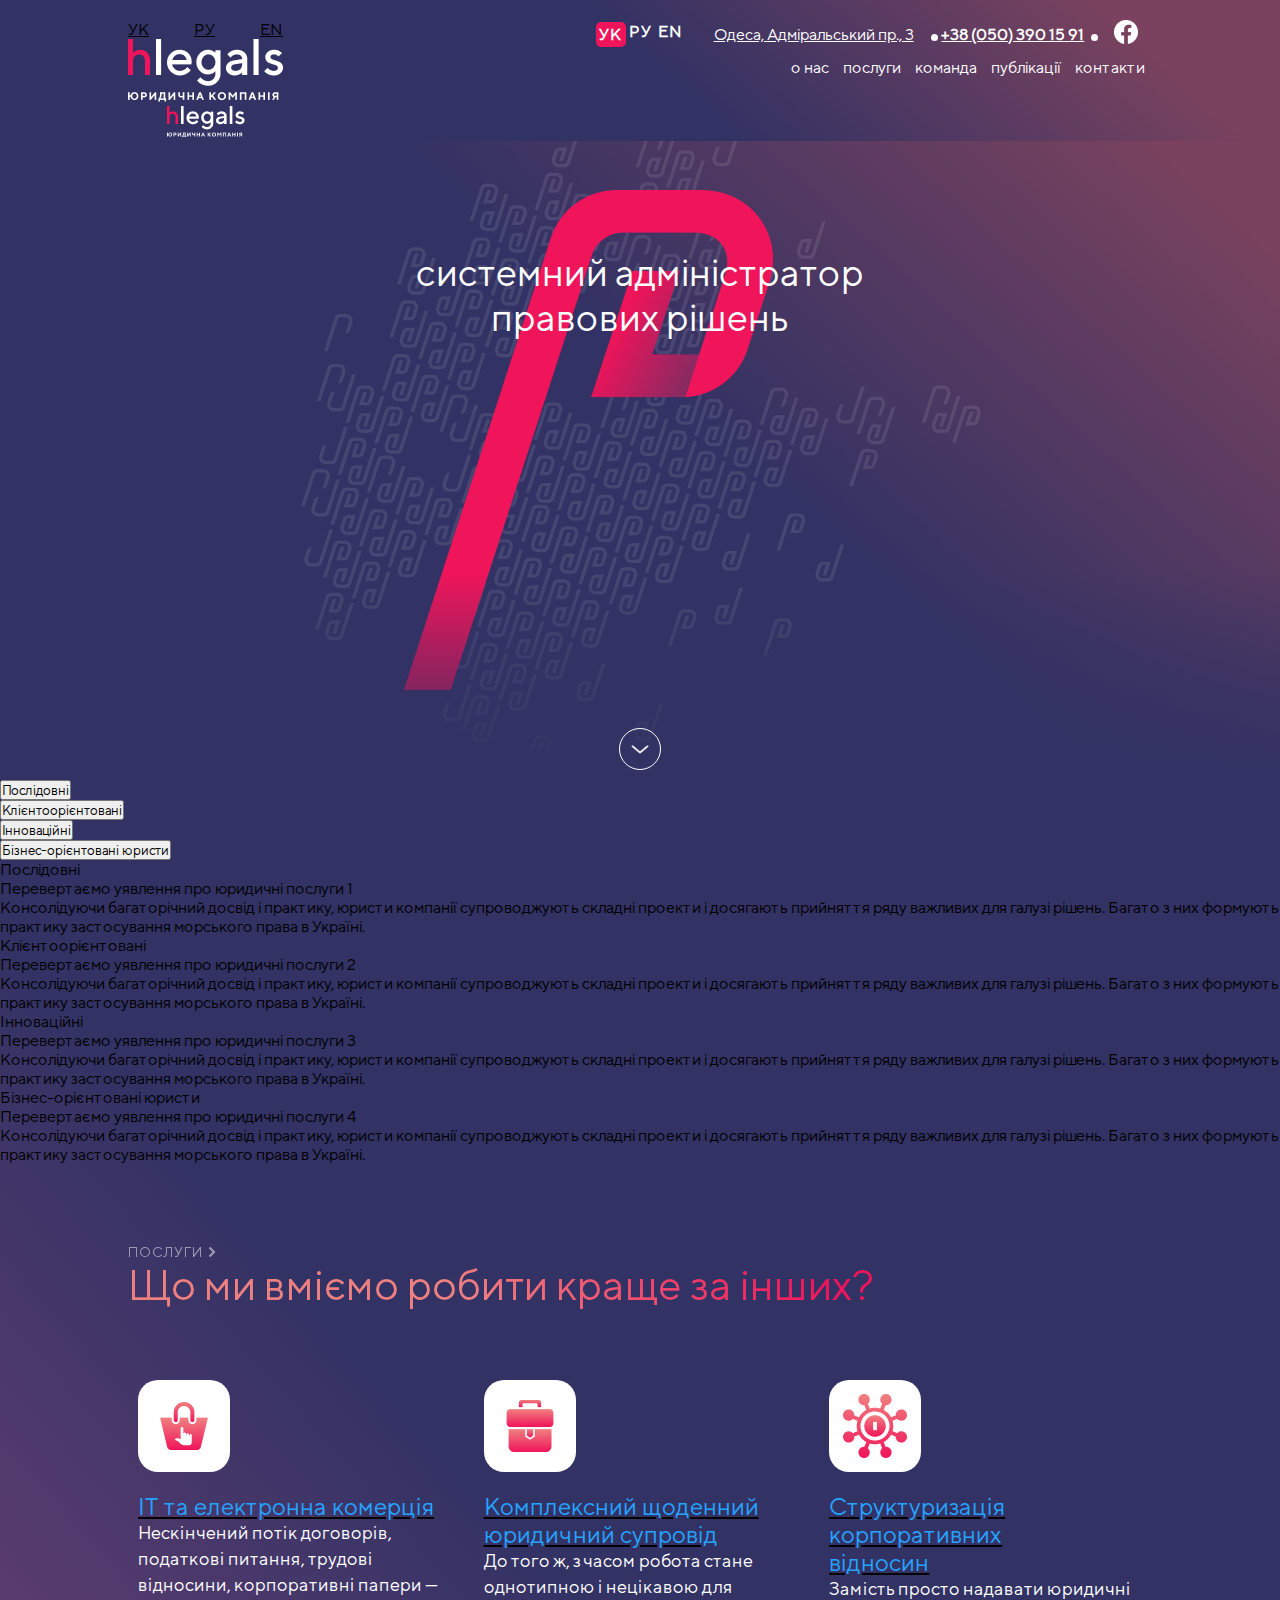
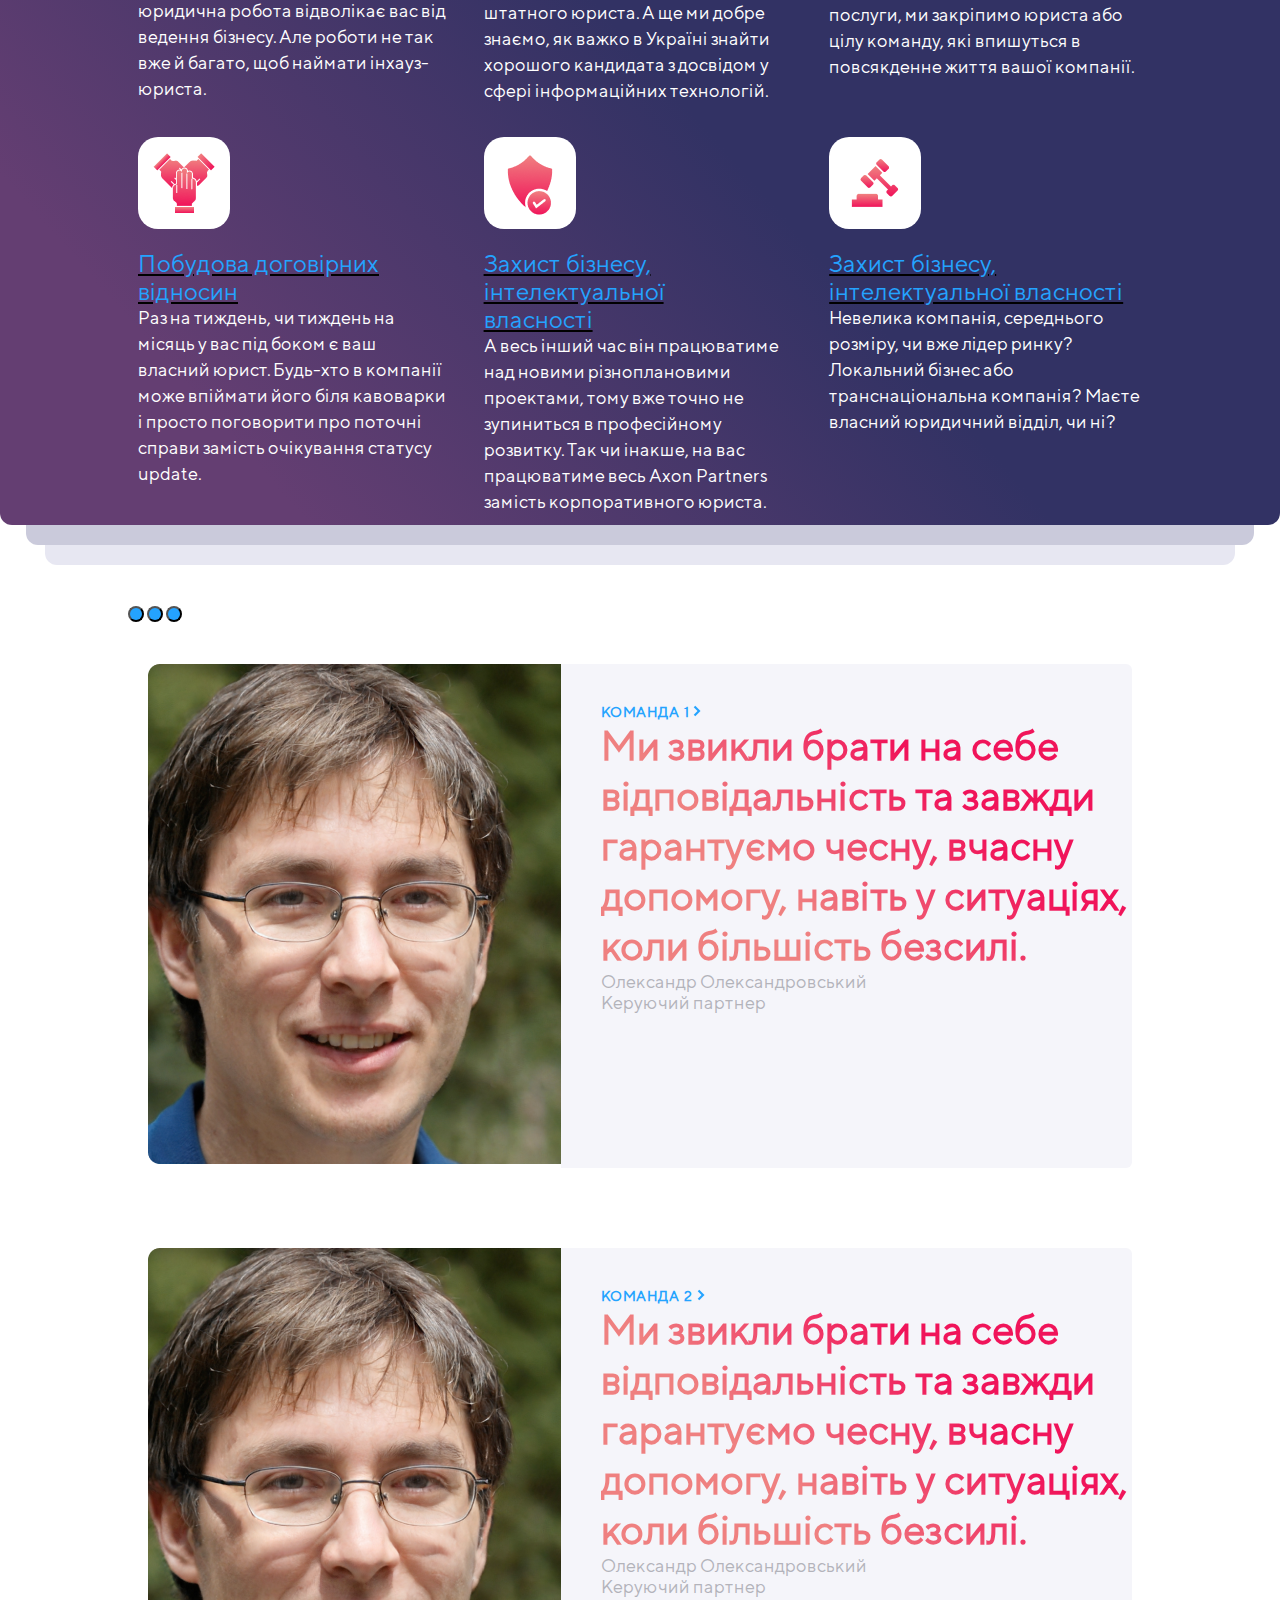
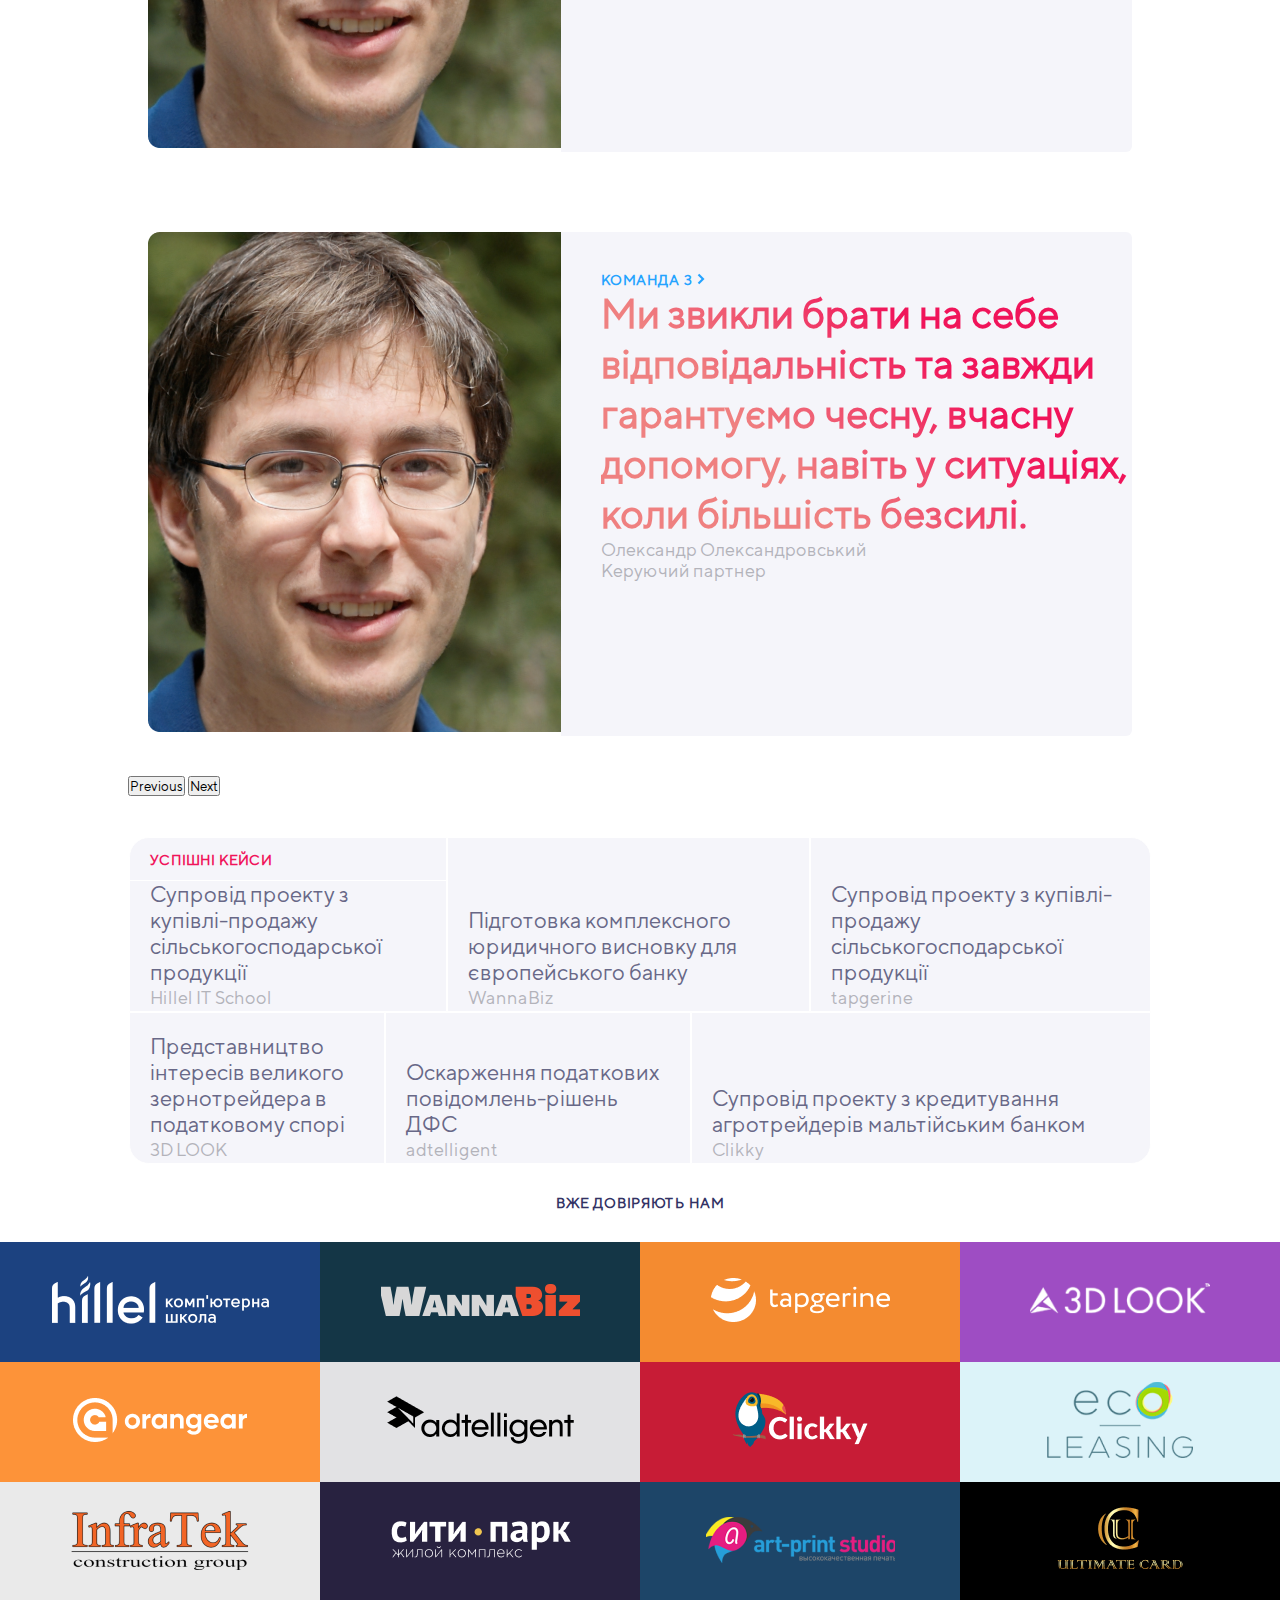
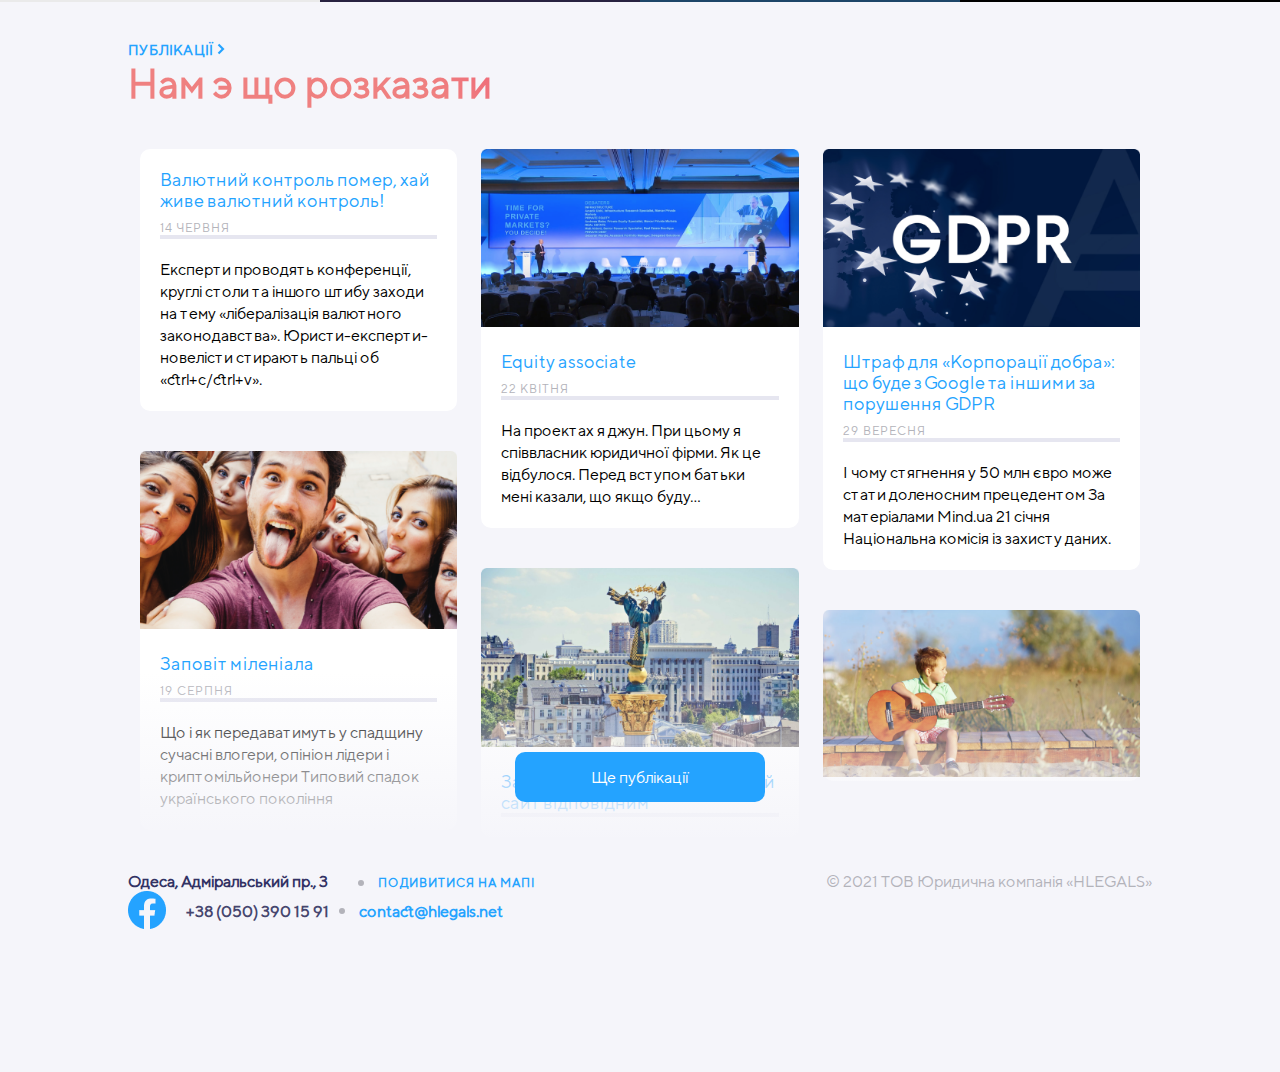
<file: index.html>
<!DOCTYPE html>
<html lang="en">
<head>
    <meta charset="UTF-8">
    <meta http-equiv="X-UA-Compatible" content="IE=edge">
    <meta name="viewport" content="width=device-width, initial-scale=1.0">
    <link href="https://cdn.jsdelivr.net/npm/bootstrap@5.1.3/dist/css/bootstrap.min.css" rel="stylesheet" integrity="sha384-1BmE4kWBq78iYhFldvKuhfTAU6auU8tT94WrHftjDbrCEXSU1oBoqyl2QvZ6jIW3" crossorigin="anonymous">
    <script src="./js/jquery-3.6.0.min.js"></script>
    <script src="https://cdn.jsdelivr.net/npm/@popperjs/core@2.10.2/dist/umd/popper.min.js" integrity="sha384-7+zCNj/IqJ95wo16oMtfsKbZ9ccEh31eOz1HGyDuCQ6wgnyJNSYdrPa03rtR1zdB" crossorigin="anonymous"></script>
    <script src="https://cdn.jsdelivr.net/npm/bootstrap@5.1.3/dist/js/bootstrap.bundle.min.js" integrity="sha384-ka7Sk0Gln4gmtz2MlQnikT1wXgYsOg+OMhuP+IlRH9sENBO0LRn5q+8nbTov4+1p" crossorigin="anonymous"></script>
    
    <link rel="stylesheet" href="./css/flex.css">
    <link rel="stylesheet" href="./css/style.css">
    
    <title>task-22</title>
</head>
<body>
    <header>
        <div class="wrap fl-jc-sb fl-ai-fs">
            <div class="logo">
                <div class="leng-hide fl-jc-sb">
                    <a class="lenguage active fl-c " href="#">УК</a>
                    <a class="lenguage fl-c" href="#">РУ</a>
                    <a class="lenguage fl-c" href="#">EN</a>
                </div>
                <a class="disctop" href="#"><img src="./img/page1/header/Logo.png" alt="logo"></a>
                <a class="mob" href="./index.html"><img src="./img/page1/header/Logo-mob.png" alt="logo"></a>
            </div>
            
            <div class="header-menu fl-d-colmn fl-jc-center">
                <div class="contacts fl-d-row fl-jc-sa  fl-ai-c">
                    <div class="leng fl-jc-sb">
                        <a class="lenguage active fl-c " href="#">УК</a>
                        <a class="lenguage fl-c" href="#">РУ</a>
                        <a class="lenguage fl-c" href="#">EN</a>
                    </div>
                    <div class="adress fl-ai-c"><a href="https://goo.gl/maps/WmwRgmuZ5fiGAHcq8" class="adres ">Одеса, Адміральський пр., 3</a></div>
                    <div class="numb fl-ai-c"><a href="#" class="tel fl-ai-c"> +38 (050) 390 15 91</a></div>
    
                    <div class="soc"><a href="https://www.facebook.com/Hillel.IT.School"><img src="./img/page1/header/facebook.png" alt="facebook"></a></div>
                </div>
                <nav class="header-links">
                    <ul class="fl-d-row fl-jc-end fl-ai-c">
                        <li><a href="./pages/aboutUs2.html">о нас</a></li>
                        <li><a href="./pages/sevices.html">послуги</a></li>
                        <li><a href="./pages/team.html">команда</a></li>
                        <li><a href="./pages/publication.html">публікації</a></li>
                        <li><a href="./pages/contacts.html">контакти</a></li>
                    </ul>
                </nav>
            </div>
            
            <div class="burger fl-d-colmn ">
                <a href="#" class="tel fl-ai-c"> +38 (050) 390 15 91</a>
                <img class="burger-icon"  src="./img/page1/Hamburger.png" alt="">
            </div>
        </div>
    </header>
<section class="sect-1">
    <div class="wrap">
        <div class="frame">
            <div class="frame-1">
                    <p>системний адміністратор</br> правових рішень</p>
            </div>
        </div>
    </div>
    <div class="frame-3 fl-ai-end">
        <div class="frame-4 fl-ai-end">
            <a class="fl-c" href="#"><img src="./img/page1/arrow.png" alt=""></a>
        </div>
    </div>
</section>
<section class="sect-2">
    <div class="wrap0">
        <div class="menu">
            <ul class="nav nav-tabs" id="myTab" role="tablist">
                <li class="nav-item" role="presentation">
                    <button class="nav-link active" id="home-tab" data-bs-toggle="tab" data-bs-target="#home" type="button"
                        role="tab" aria-controls="home" aria-selected="true"><span class="sp">Послідовні</span></button>
                </li>
                <li class="nav-item" role="presentation">
                    <button class="nav-link" id="profile-tab" data-bs-toggle="tab" data-bs-target="#profile" type="button"
                        role="tab" aria-controls="profile" aria-selected="false"><span
                            class="sp">Клієнтоорієнтовані</span></button>
                </li>
                <li class="nav-item" role="presentation">
                    <button class="nav-link" id="contact-tab" data-bs-toggle="tab" data-bs-target="#contact" type="button"
                        role="tab" aria-controls="contact" aria-selected="false"><span
                            class="sp">Інноваційні</span></button>
                </li>
                <li class="nav-item" role="presentation">
                    <button class="nav-link" id="contactt-tab" data-bs-toggle="tab" data-bs-target="#contactt" type="button"
                        role="tab" aria-controls="contactt" aria-selected="false"><span class="sp">Бізнес-орієнтовані
                            юристи</span></button>
                </li>
            </ul>
            <div class="tab-content" id="myTabContent">
                <div class="tab-pane fade show active" id="home" role="tabpanel" aria-labelledby="home-tab">
                    <p class="sp-hide">Послідовні</p>
                    <p class="text">Перевертаємо уявлення про юридичні послуги 1</p>
                    <p>Консолідуючи багаторічний досвід і практику, юристи компанії супроводжують складні проекти і
                        досягають
                        прийняття ряду
                        важливих для галузі рішень. Багато з них формують практику застосування морського права в Україні.
                    </p>
                </div>
                <div class="tab-pane fade" id="profile" role="tabpanel" aria-labelledby="profile-tab">
                    <p class="sp-hide">Клієнтоорієнтовані</p>
                    <p class="text">Перевертаємо уявлення про юридичні послуги 2</p>
                    <p>Консолідуючи багаторічний досвід і практику, юристи компанії супроводжують складні проекти і
                        досягають
                        прийняття ряду
                        важливих для галузі рішень. Багато з них формують практику застосування морського права в Україні.
                    </p>
                </div>
                <div class="tab-pane fade" id="contact" role="tabpanel" aria-labelledby="contact-tab">
                    <p class="sp-hide">Інноваційні</p>
                    <p class="text">Перевертаємо уявлення про юридичні послуги 3</p>
                    <p>Консолідуючи багаторічний досвід і практику, юристи компанії супроводжують складні проекти і
                        досягають
                        прийняття ряду
                        важливих для галузі рішень. Багато з них формують практику застосування морського права в Україні.
                    </p>
                </div>
                <div class="tab-pane fade" id="contactt" role="tabpanel" aria-labelledby="contactt-tab">
                    <p class="sp-hide">Бізнес-орієнтовані юристи</p>
                    <p class="text">Перевертаємо уявлення про юридичні послуги 4</p>
                    <p>Консолідуючи багаторічний досвід і практику, юристи компанії супроводжують складні проекти і
                        досягають
                        прийняття ряду
                        важливих для галузі рішень. Багато з них формують практику застосування морського права в Україні.
                    </p>
                </div>
            </div>
        </div>
    
    </div>
    <div class="wrap-services">
            <a href="./pages/sevices.html" class="menu-item">послуги<img src="./img/page1/sect-2/arrow.png" alt="arrow"></a>
            <p class="gradient">Що ми вміємо робити краще за інших?</p>
            <div class="wrap0 fl-d-colmn ">
                <div class="item ">
                    <div class="mobile">
                        <a href="./pages/sevices.html"><div class="icon"><img src="./img/page1/sect-2/icon1.png" alt="icon"></div></a>
                        <a href="./pages/sevices.html"><p class="icon-text-top">IT та електронна комерція</p></a>
                    </div>
                    <p class="icon-text">Нескінчений потік договорів, податкові питання, трудові відносини, корпоративні папери —
                        юридична робота відволікає вас
                        від ведення бізнесу. Але роботи не так вже й багато, щоб наймати інхауз-юриста.</p>
                </div>
                <div class="item ">
                    <div class="mobile">
                        <a href="./pages/sevices.html"><div class="icon"><img src="./img/page1/sect-2/icon2.png" alt="icon"></div></a>
                        <a href="./pages/sevices.html"><p class="icon-text-top">Комплексний щоденний</br>юридичний супровід</p></a>
                    </div>
                    <p class="icon-text">До того ж, з часом робота стане однотипною і нецікавою для штатного юриста. А ще ми добре
                        знаємо, як важко в Україні
                        знайти хорошого кандидата з досвідом у сфері інформаційних технологій.</p>
                </div>
                <div class="item ">
                    <div class="mobile">
                        <a href="./pages/sevices.html"><div class="icon"><img src="./img/page1/sect-2/icon3.png" alt="icon"></div></a>
                        <a href="./pages/sevices.html"><p class="icon-text-top">Структуризація корпоративних</br> відносин</p></a>
                    </div>
                    <p class="icon-text">Замість просто надавати юридичні послуги, ми закріпимо юриста або цілу команду, які
                        впишуться в повсякденне життя вашої
                        компанії.</p>
                </div>
                <div class="item ">
                    <div class="mobile">
                        <a href="./pages/sevices.html"><div class="icon"><img src="./img/page1/sect-2/icon4.png" alt="icon"></div></a>
                        <a href="./pages/sevices.html"><p class="icon-text-top">Побудовa договірних відносин</p></a>
                    </div>
                    <p class="icon-text">Раз на тиждень, чи тиждень на місяць у вас під боком є ваш власний юрист. Будь-хто в
                        компанії може впіймати його біля
                        кавоварки і просто поговорити про поточні справи замість очікування статусу update.</p>
                </div>
                <div class="item ">
                    <div class="mobile">
                        <a href="./pages/sevices.html"><div class="icon"><img src="./img/page1/sect-2/icon5.png" alt="icon"></div></a>
                        <a href="./pages/sevices.html"><p class="icon-text-top">Захист бізнесу, інтелектуальної</br> власності</p></a>
                    </div>
                    <p class="icon-text">А весь інший час він працюватиме над новими різноплановими проектами, тому вже точно не
                        зупиниться в професійному
                        розвитку. Так чи інакше, на вас працюватиме весь Axon Partners замість корпоративного юриста.</p>
                </div>
                <div class="item ">
                    <div class="mobile">
                        <a href="./pages/sevices.html"><div class="icon"><img src="./img/page1/sect-2/icon6.png" alt="icon"></div></a>
                        <a href="./pages/sevices.html"><p class="icon-text-top">Захист бізнесу, інтелектуальної власності</p></a>
                    </div>
                    <p class="icon-text">Невелика компанія, середнього розміру, чи вже лідер ринку? Локальний бізнес або
                        транснаціональна компанія? Маєте власний
                        юридичний відділ, чи ні?</p>
                </div>
            </div>
    </div>
    
        
</section>
<section class="shedow">
</section>
<section class="sect-4">
    <div class="wrap">
      <div class="wrap-slider">
            <div id="carouselExampleCaptions" class="carousel slide" data-bs-ride="carousel">
                <div class="carousel-indicators">
                    <button type="button" data-bs-target="#carouselExampleCaptions" data-bs-slide-to="0" class="active"
                        aria-current="true" aria-label="Slide 1"></button>
                    <button type="button" data-bs-target="#carouselExampleCaptions" data-bs-slide-to="1"
                        aria-label="Slide 2"></button>
                    <button type="button" data-bs-target="#carouselExampleCaptions" data-bs-slide-to="2"
                        aria-label="Slide 3"></button>
                </div>
                <div class="carousel-inner">
                    <div class="carousel-item   active">
                        <div class="carousel-cont ">
                            <div class="photo-card">
                                <img src="./img/page1/sect-4/alex.png" alt="Alex">
                            
                            </div>
                            
                            <div class="photo-card-discription">
                                <a href="./pages/team.html" class="card-text-1">команда 1 <img src="./img/page1/sect-4/arrow.png" alt="arrow"></a>
                                <p class="card-text-2">Ми звикли брати на себе відповідальність та завжди гарантуємо чесну, вчасну допомогу, навіть
                                    у ситуаціях, коли більшість
                                    безсилі.</p>
                                <p class="discription-card-text card-text-3">Олександр Олександровський</br>Керуючий партнер</p>
                            </div>
                        </div>
                    </div>
                    <div class="carousel-item">
                        <div class="carousel-cont ">
                            <div class="photo-card">
                                <img src="./img/page1/sect-4/alex.png" alt="Alex">
                            
                            </div>
                        
                            <div class="photo-card-discription">
                                <a href="./pages/team.html" class="card-text-1">команда 2 <img src="./img/page1/sect-4/arrow.png" alt="arrow"></a>
                                <p class="card-text-2">Ми звикли брати на себе відповідальність та завжди гарантуємо чесну, вчасну допомогу,
                                    навіть
                                    у ситуаціях, коли більшість
                                    безсилі.</p>
                                <p class="discription-card-text card-text-3">Олександр Олександровський</br>Керуючий партнер</p>
                            </div>
                        </div>
                    </div>
                    <div class="carousel-item">
                        <div class="carousel-cont ">
                            <div class="photo-card">
                                <img src="./img/page1/sect-4/alex.png" alt="Alex">
                            </div>
                        
                            <div class="photo-card-discription">
                                <a href="./pages/team.html" class="card-text-1">команда 3 <img src="./img/page1/sect-4/arrow.png" alt="arrow"></a>
                                <p class="card-text-2">Ми звикли брати на себе відповідальність та завжди гарантуємо чесну, вчасну допомогу,
                                    навіть
                                    у ситуаціях, коли більшість
                                    безсилі.</p>
                                <p class="discription-card-text card-text-3">Олександр Олександровський</br>Керуючий партнер</p>
                            </div>
                        </div>
                    </div>
                </div>
                <button class="carousel-control-prev" type="button" data-bs-target="#carouselExampleCaptions" data-bs-slide="prev">
                    <span class="carousel-control-prev-icon" aria-hidden="true"></span>
                    <span class="visually-hidden">Previous</span>
                </button>
                <button class="carousel-control-next" type="button" data-bs-target="#carouselExampleCaptions" data-bs-slide="next">
                    <span class="carousel-control-next-icon" aria-hidden="true"></span>
                    <span class="visually-hidden">Next</span>
                </button>
            </div>
    </div>
    </div>
    
</section>
<section class="sect-5">
    <div class="wrap">
        <div class="block-row-1">
            <div class="block-1">
                <div class="block-1-1 "><a href="#">Успішні кейси</a></div>
                <div class="block-1-2 fl-d-colmn fl-jc-end ">
                    <p class="sect-text-1">Супровід проекту з купівлі-продажу сільськогосподарської продукції</p>
                    <p class="sect-text-2">Hillel IT School</p>
                </div>
            </div>
            <div class="block-2 fl-d-colmn fl-jc-end ">
                <p  class="sect-text-1">Підготовка комплексного юридичного висновку для європейського банку</p>
                <p class="sect-text-2">WannaBiz</p>
            </div>
            <div class="block-3 fl-d-colmn fl-jc-end ">
                <p  class="sect-text-1">Супровід проекту з купівлі-продажу сільськогосподарської продукції</p>
                <p class="sect-text-2">tapgerine</p>
            </div>
        </div>
        <div class="block-row-2">
            <div class="block-1 fl-d-colmn fl-jc-end">
                <p class="sect-text-1">Представництво інтересів великого зернотрейдера в податковому спорі</p>
                <p class="sect-text-2">3D LOOK</p>
            </div>
            <div class="block-2 fl-d-colmn fl-jc-end">
                <p class="sect-text-1">Оскарження податкових </br>повідомлень-рішень ДФС</p>
                <p class="sect-text-2">adtelligent</p>
            </div>
            <div class="block-3 fl-d-colmn fl-jc-end">
                <p class="sect-text-1">Супровід проекту з кредитування </br> агротрейдерів мальтійським банком</p>
                <p class="sect-text-2">Clikky</p>
            </div>
        </div>

        
    </div>
</section>
<section class="sect-6">
    <div class="wrap">
        <a href="#">Вже довіряють нам</a>
    </div>
    <div class="wrap-grid">
            <div class="item item-1"><a href="#"><img class="normal" src="./img/page1/sect-6/1.png"><img class="mobile" src="./img/page1/sect-6/mobile/1.png"></a></div>
            <div class="item item-2"><a href="#"><img class="normal" src="./img/page1/sect-6/2.png"><img class="mobile" src="./img/page1/sect-6/mobile/2.png"></a></div>
            <div class="item item-3"><a href="#"><img class="normal" src="./img/page1/sect-6/3.png"><img class="mobile" src="./img/page1/sect-6/mobile/3.png"></a></div>
            <div class="item item-4"><a href="#"><img class="normal" src="./img/page1/sect-6/4.png"><img class="mobile" src="./img/page1/sect-6/mobile/4.png"></a></div>
            <div class="item item-5"><a href="#"><img class="normal" src="./img/page1/sect-6/5.png"><img class="mobile" src="./img/page1/sect-6/mobile/5.png"></a></div>
            <div class="item item-6"><a href="#"><img class="normal" src="./img/page1/sect-6/6.png"><img class="mobile" src="./img/page1/sect-6/mobile/6.png"></a></div>
            <div class="item item-7"><a href="#"><img class="normal" src="./img/page1/sect-6/7.png"><img class="mobile" src="./img/page1/sect-6/mobile/7.png"></a></div>
            <div class="item item-8"><a href="#"><img class="normal" src="./img/page1/sect-6/8.png"><img class="mobile" src="./img/page1/sect-6/mobile/8.png"></a></div>
            <div class="item item-9"><a href="#"><img  class="normal" src="./img/page1/sect-6/9.png"><img class="mobile" src="./img/page1/sect-6/mobile/9.png"></a></div>
            <div class="item item-10"><a href="#"><img  class="normal" src="./img/page1/sect-6/10.png"><img class="mobile" src="./img/page1/sect-6/mobile/10.png"></a></div>
            <div class="item item-11"><a href="#"><img  class="normal" src="./img/page1/sect-6/11.png"><img class="mobile" src="./img/page1/sect-6/mobile/11.png"></a></div>
            <div class="item item-12"><a href="#"><img  class="normal" src="./img/page1/sect-6/12.png"><img class="mobile" src="./img/page1/sect-6/mobile/12.png"></a></div>

    </div>
    
</section>
<section class="sect-7">
    <div class="wrap">
        <a href="./pages/publication.html" class="text-1">Публікації <img src="./img/page1/sect-4/arrow.png" alt=""></a>
        <a href="./pages/publication.html" class="text-2">Нам э що розказати </a>
        <div class="block">
            <div class="col-1">
                <div class="cell">
                    <div class="content">
                        <div class="top">
                            <a href="#">Валютний контроль помер, хай живе валютний контроль!</a>
                            <p>14 червня</p>
                        </div>
                        <p class="text-disc">Експерти проводять конференції, круглі столи та іншого штибу заходи на тему «лібералізація валютного законодавства».
                        Юристи-експерти-новелісти стирають пальці об «ctrl+c/ctrl+v».</p>
                    </div>
                </div>
                <div class="cell">
                    <img src="./img/page1/sect-7/image1.png">
                    <div class="content">
                        <div class="top">
                            <a href="#">Заповіт міленіала</a>
                            <p>19 серпня</p>
                        </div>
                        <p class="text-disc">Що і як передаватимуть у спадщину сучасні влогери, опініон лідери і криптомільйонери Типовий спадок українського
                        покоління </p></div>
                </div>
            </div>
            <div class="col-2">
                <div class="cell">
                    <img src="./img/page1/sect-7/image2.png">
                    <div class="content">
                        <div class="top">
                            <a href="#">Equity associate</a>
                            <p>22 квітня</p>
                        </div>
                        <p class="text-disc">На проектах я джун. При цьому я співвласник юридичної фірми. Як це відбулося. Перед вступом батьки мені казали, що якщо
                        буду…</p>
                    </div>
                </div>
                <div class="cell hide">
                    <img src="./img/page1/sect-7/image3.png">
                    <div class="content">
                        <div class="top">
                            <a href="#">Закон про мови: як зробити свій сайт відповідним</a>
                            
                        </div>
                        
                    </div>
                </div>
            </div>
            <div class="col-3">
                <div class="cell">
                    <img src="./img/page1/sect-7/image4.png">
                    <div class="content">
                        <div class="top">
                            <a href="#">Штраф для «Корпорації добра»: що буде з Google та іншими за порушення GDPR</a>
                            <p>29 вересня</p>
                        </div>
                        <p class="text-disc">І чому стягнення у 50 млн євро може стати доленосним прецедентом За матеріалами Mind.ua 21 січня Національна комісія із
                        захисту даних.</p>
                    </div>
                </div>
                <div class="cell">
                    <img src="./img/page1/sect-7/image5.png">
                </div>
            </div>
        </div>
    </div>
    <div class="shadow">
        <a href="#">Ще публікації</a>
    </div>
</section>
<footer>
    <div class="wrap">
        <div class="block-1">
            <div class="row1">
                <p>Одеса, Адміральський пр., 3</p>
                <a class="map-link" href="https://goo.gl/maps/WmwRgmuZ5fiGAHcq8">Подивитися на мапі</a>
            </div>
            <div class="row2 ">
                <a href="https://www.facebook.com/Hillel.IT.School"><img src="./img/page1/facebook.png" alt=""></a>
                <a class="numb" href="#">+38 (050) 390 15 91</a>
                <a class="mail" href="#">contact@hlegals.net</a>
            </div>
        </div>
        <div class="block-2">
            <p>© 2021 ТОВ Юридична компанія «HLEGALS»</p>
        </div>
    </div>
</footer>
</body>
</html>
</file>
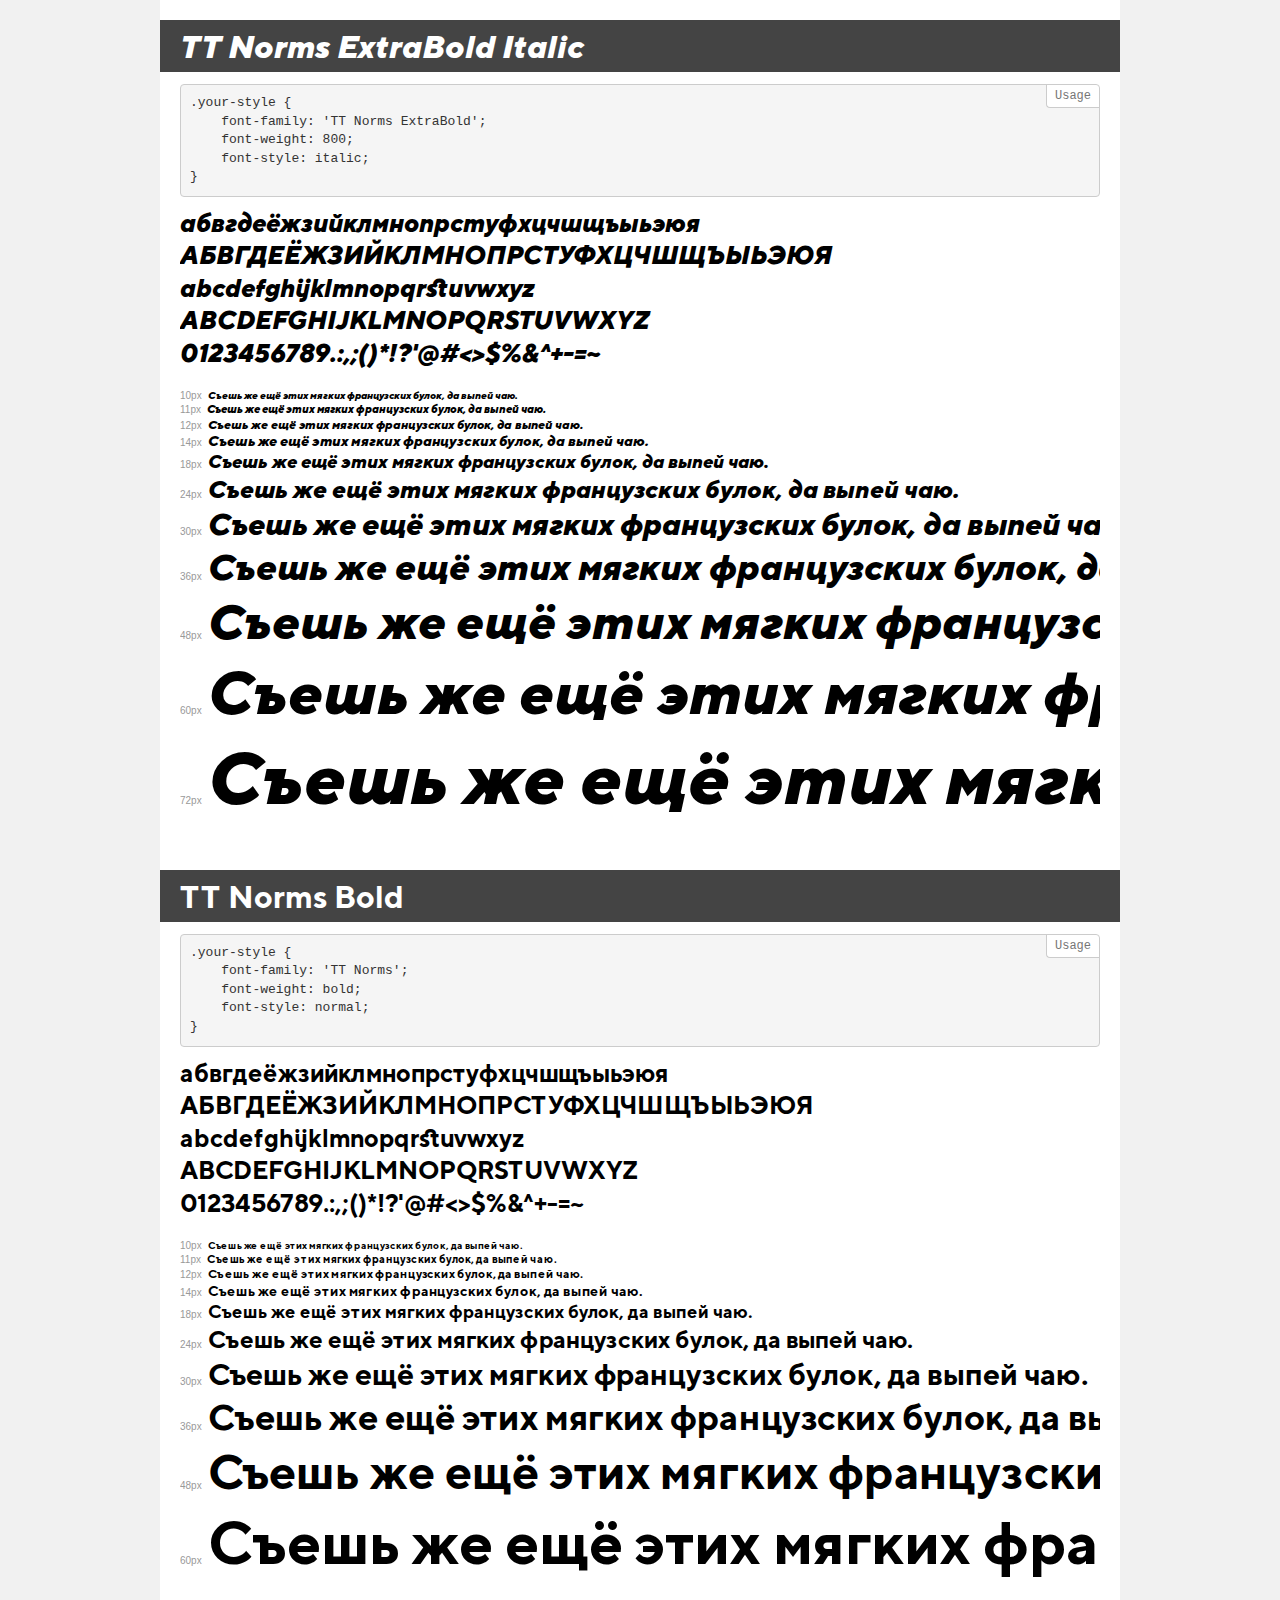
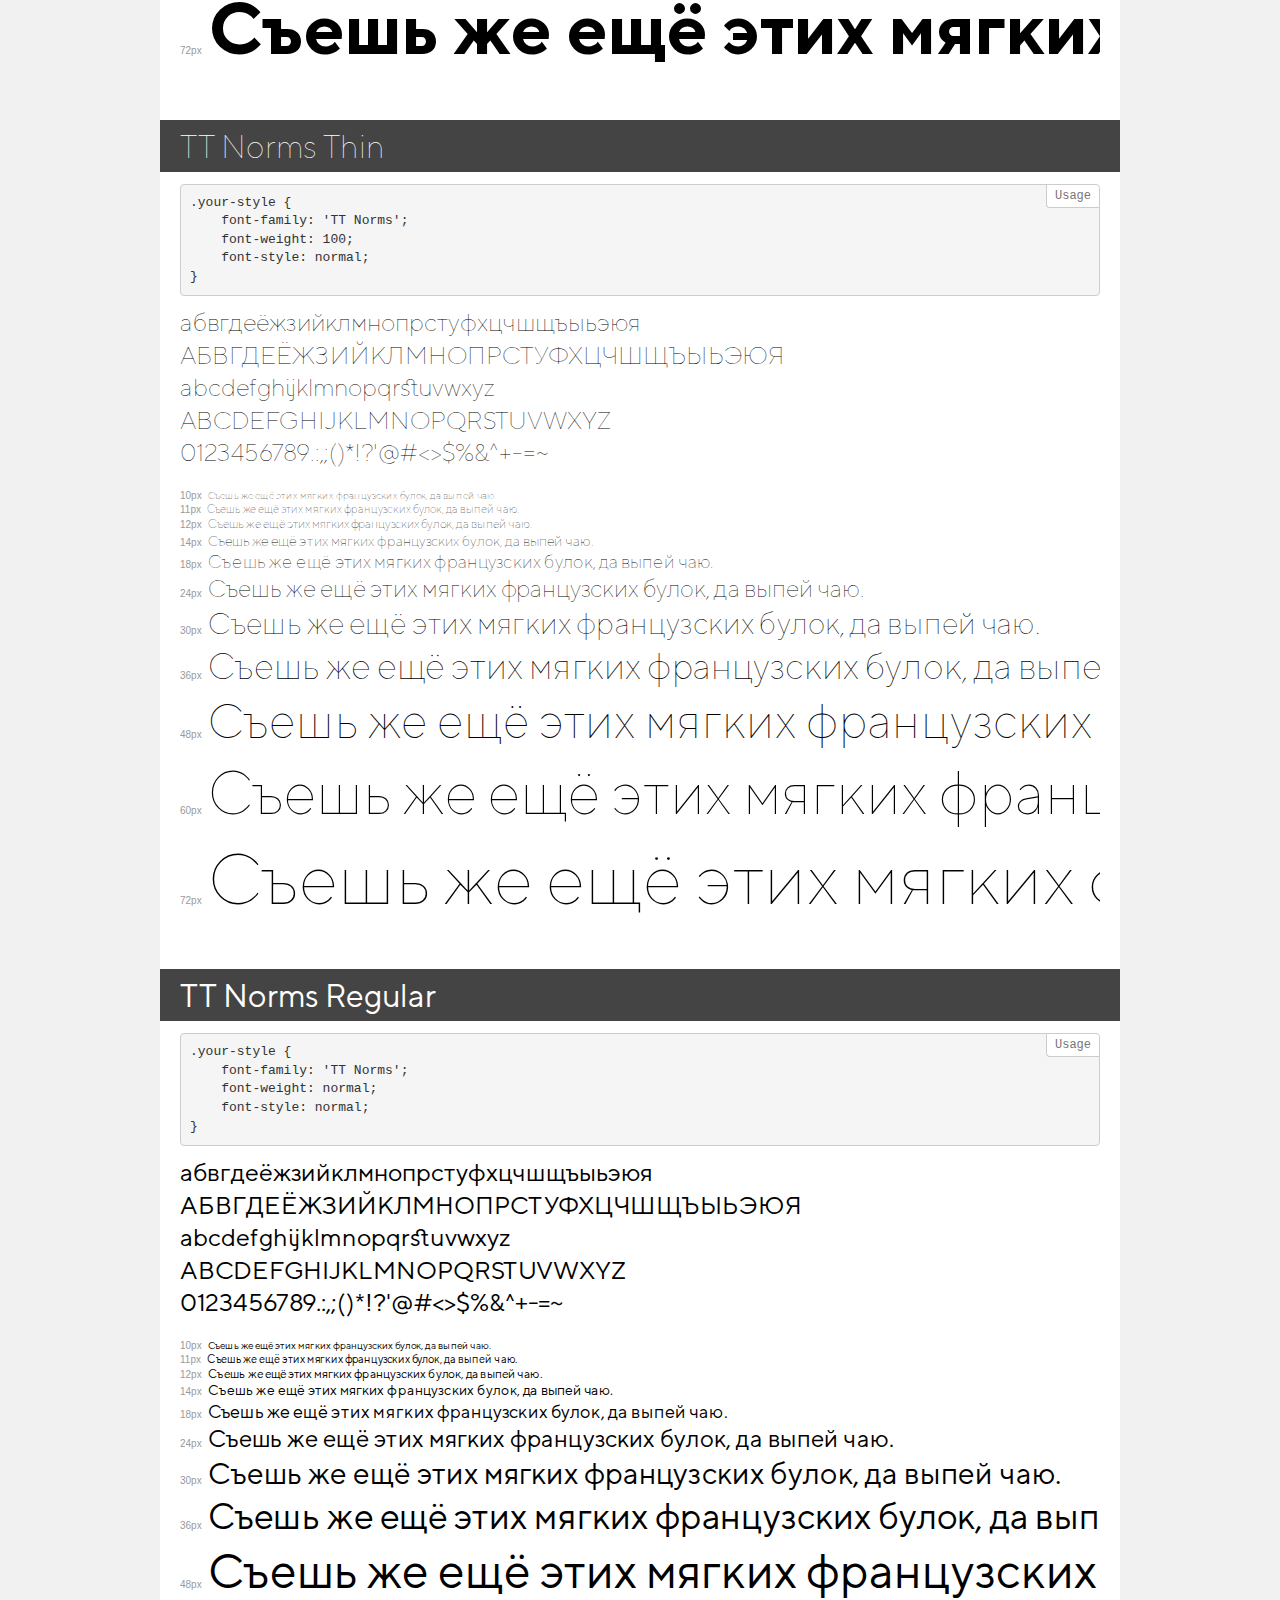
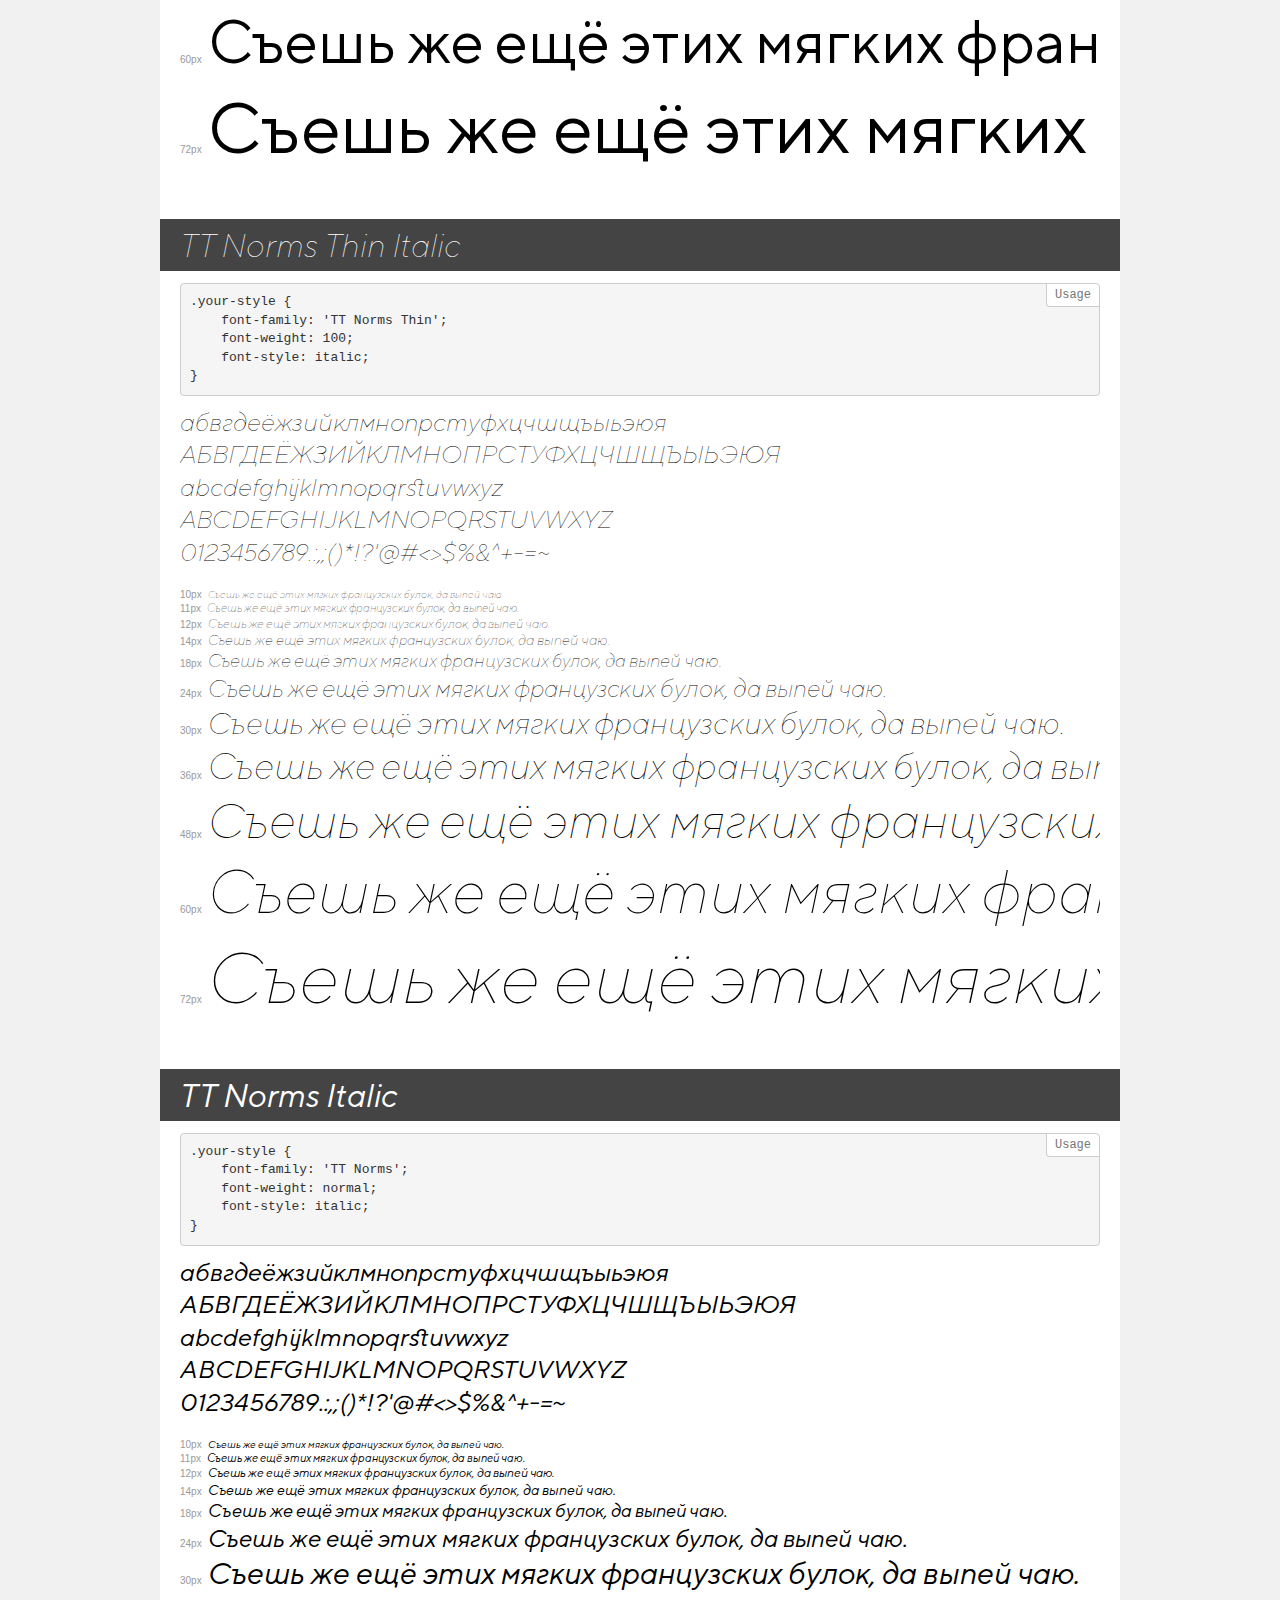
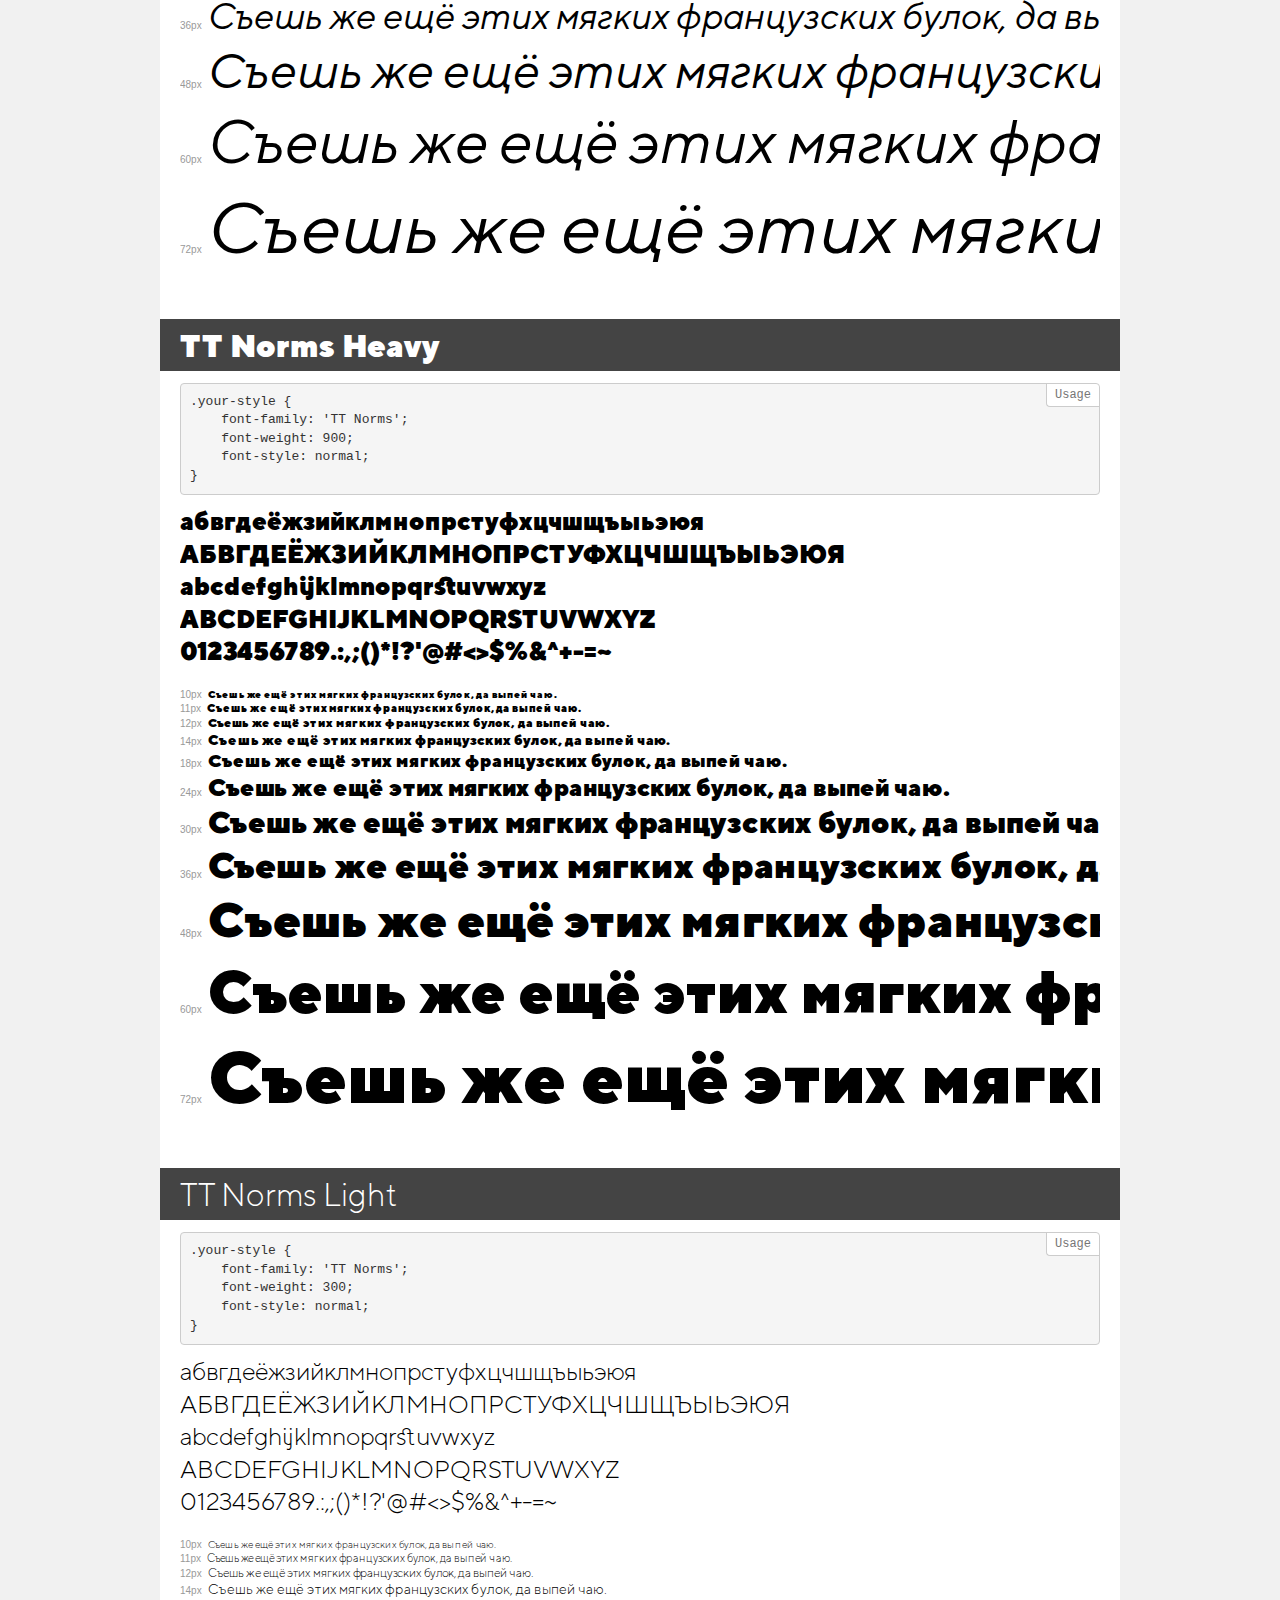
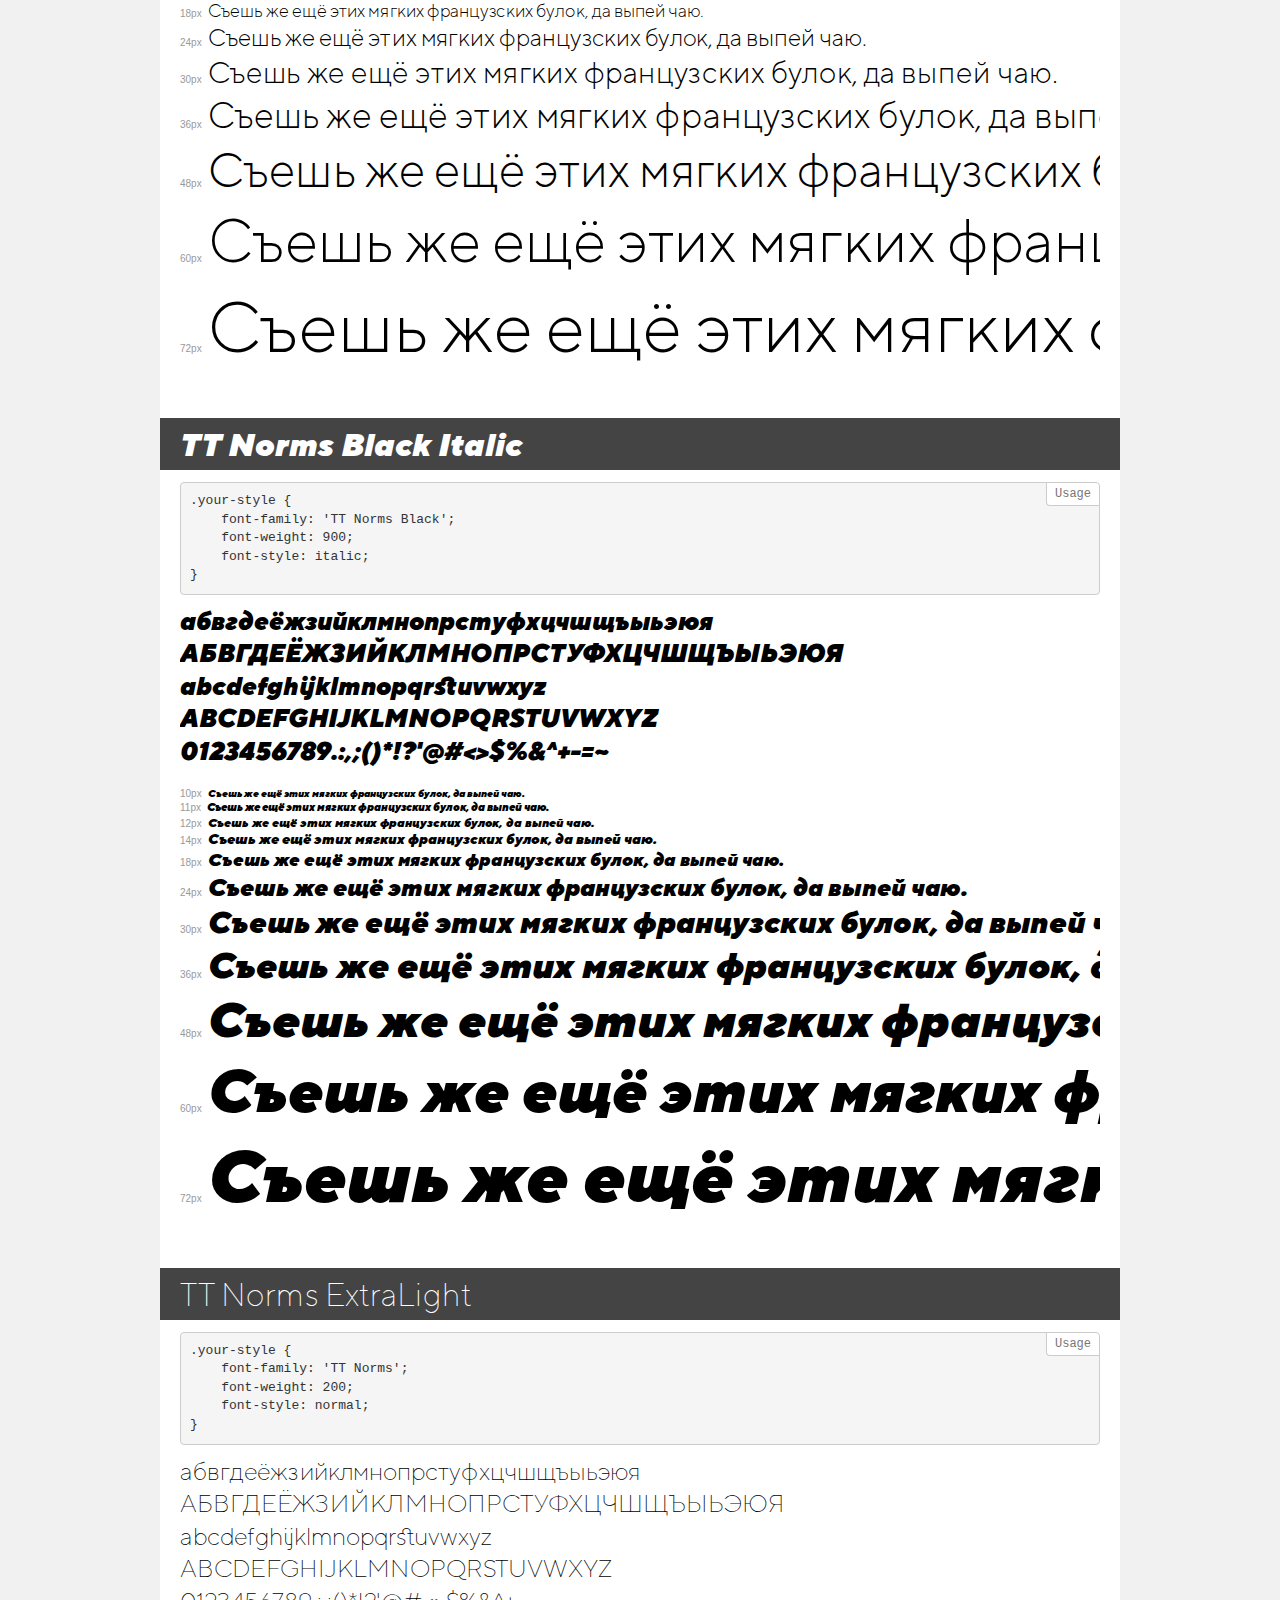
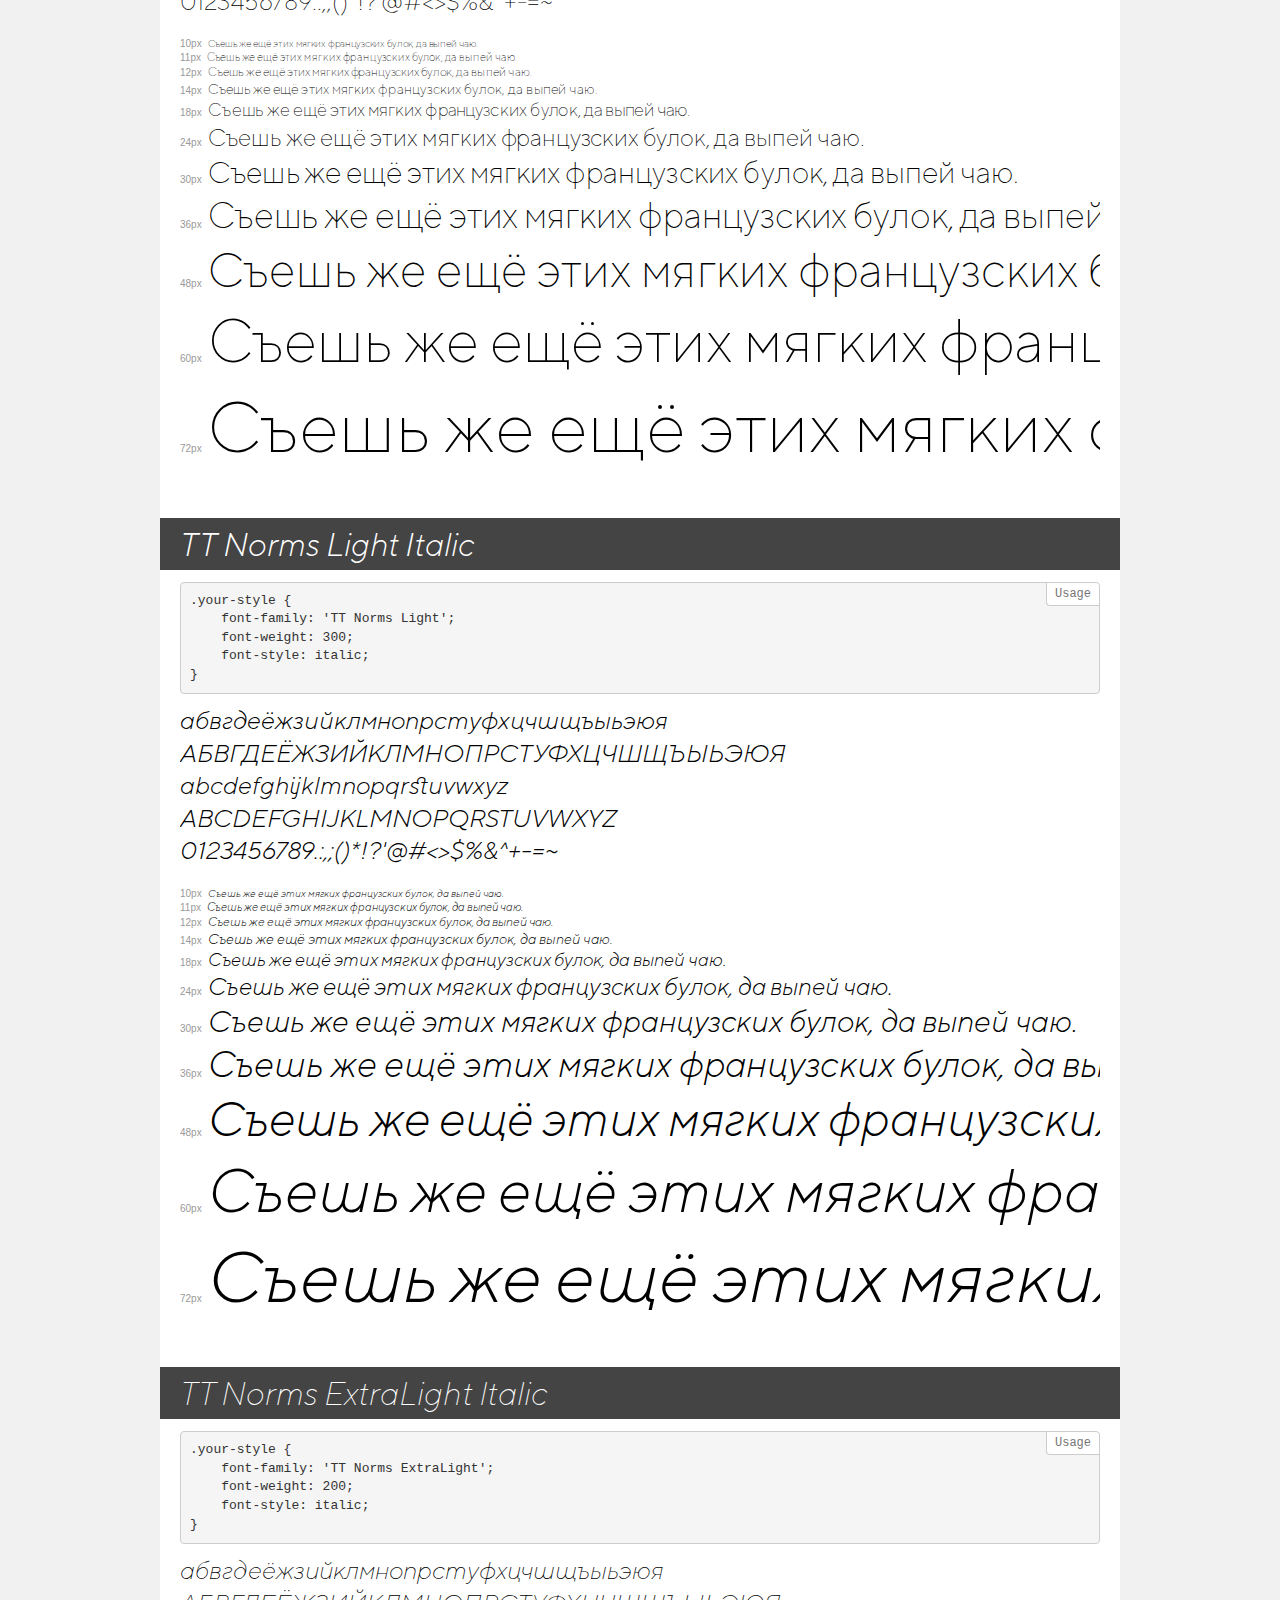
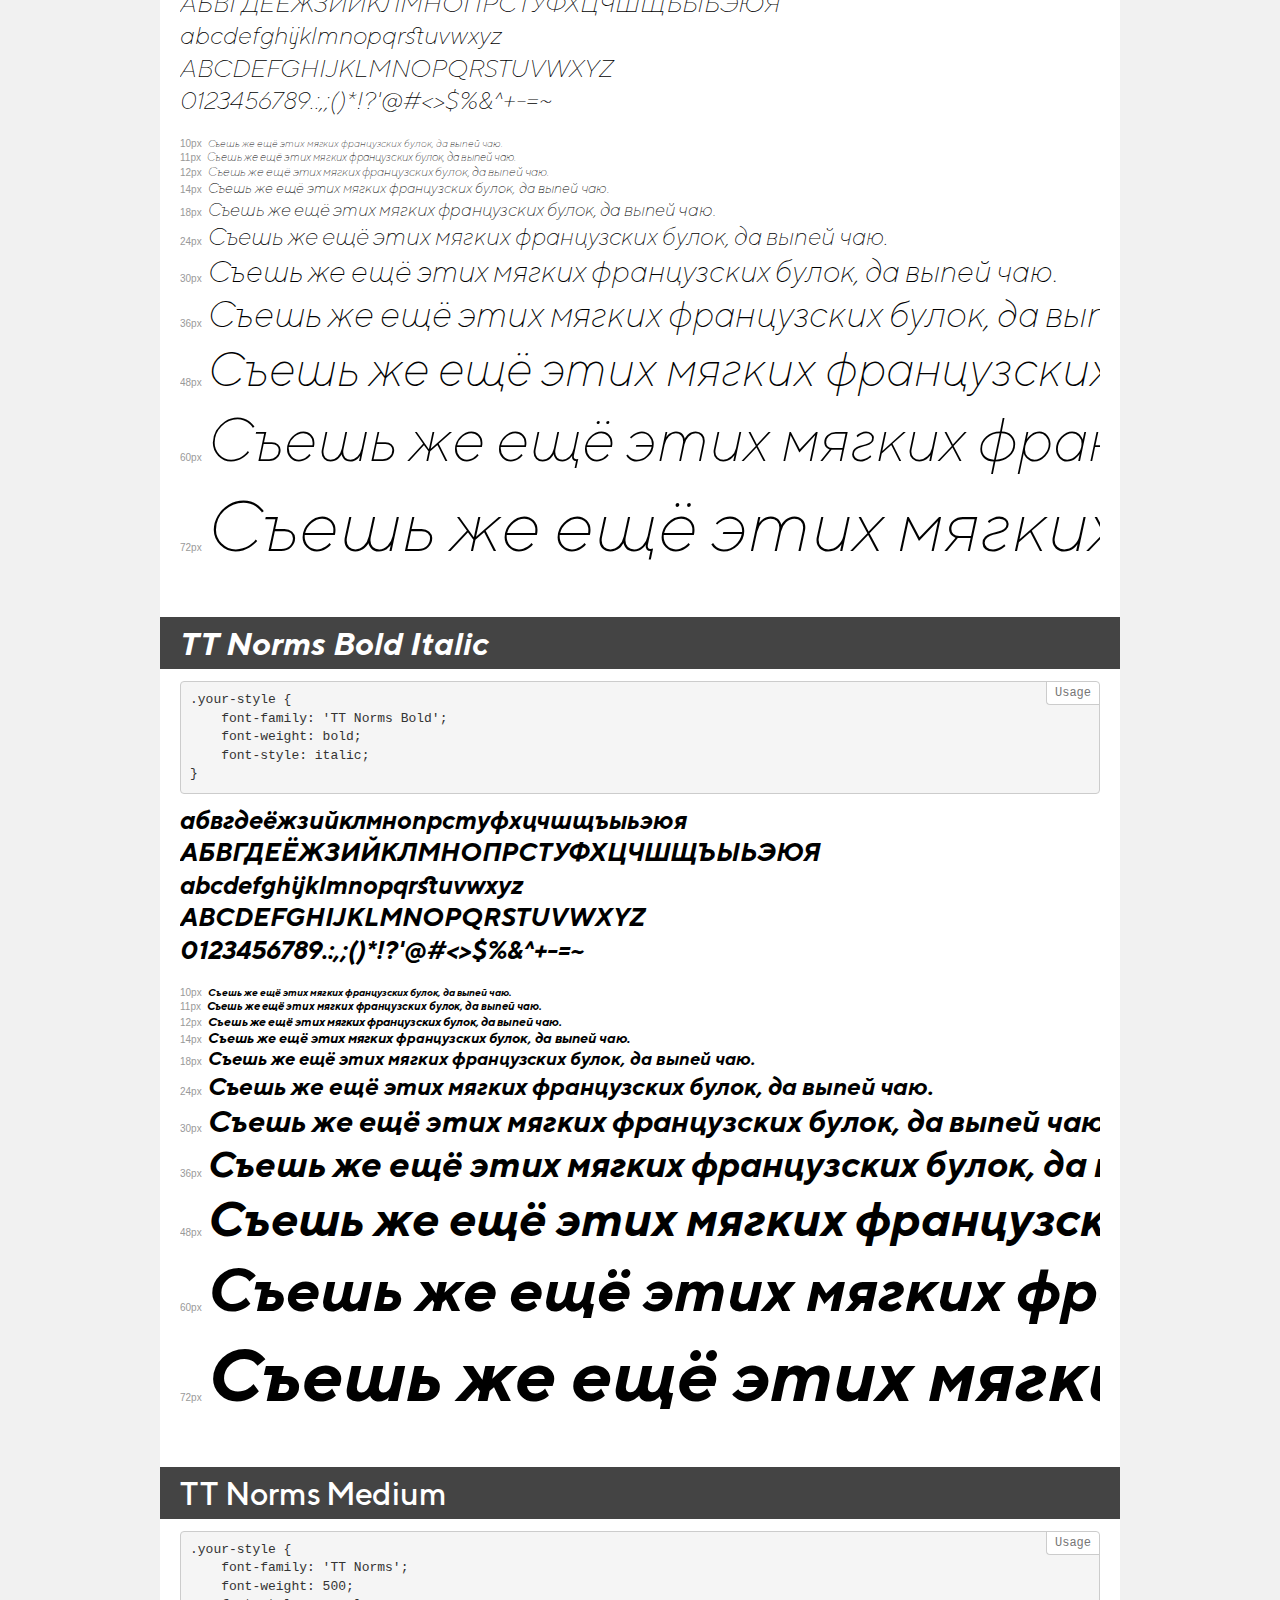
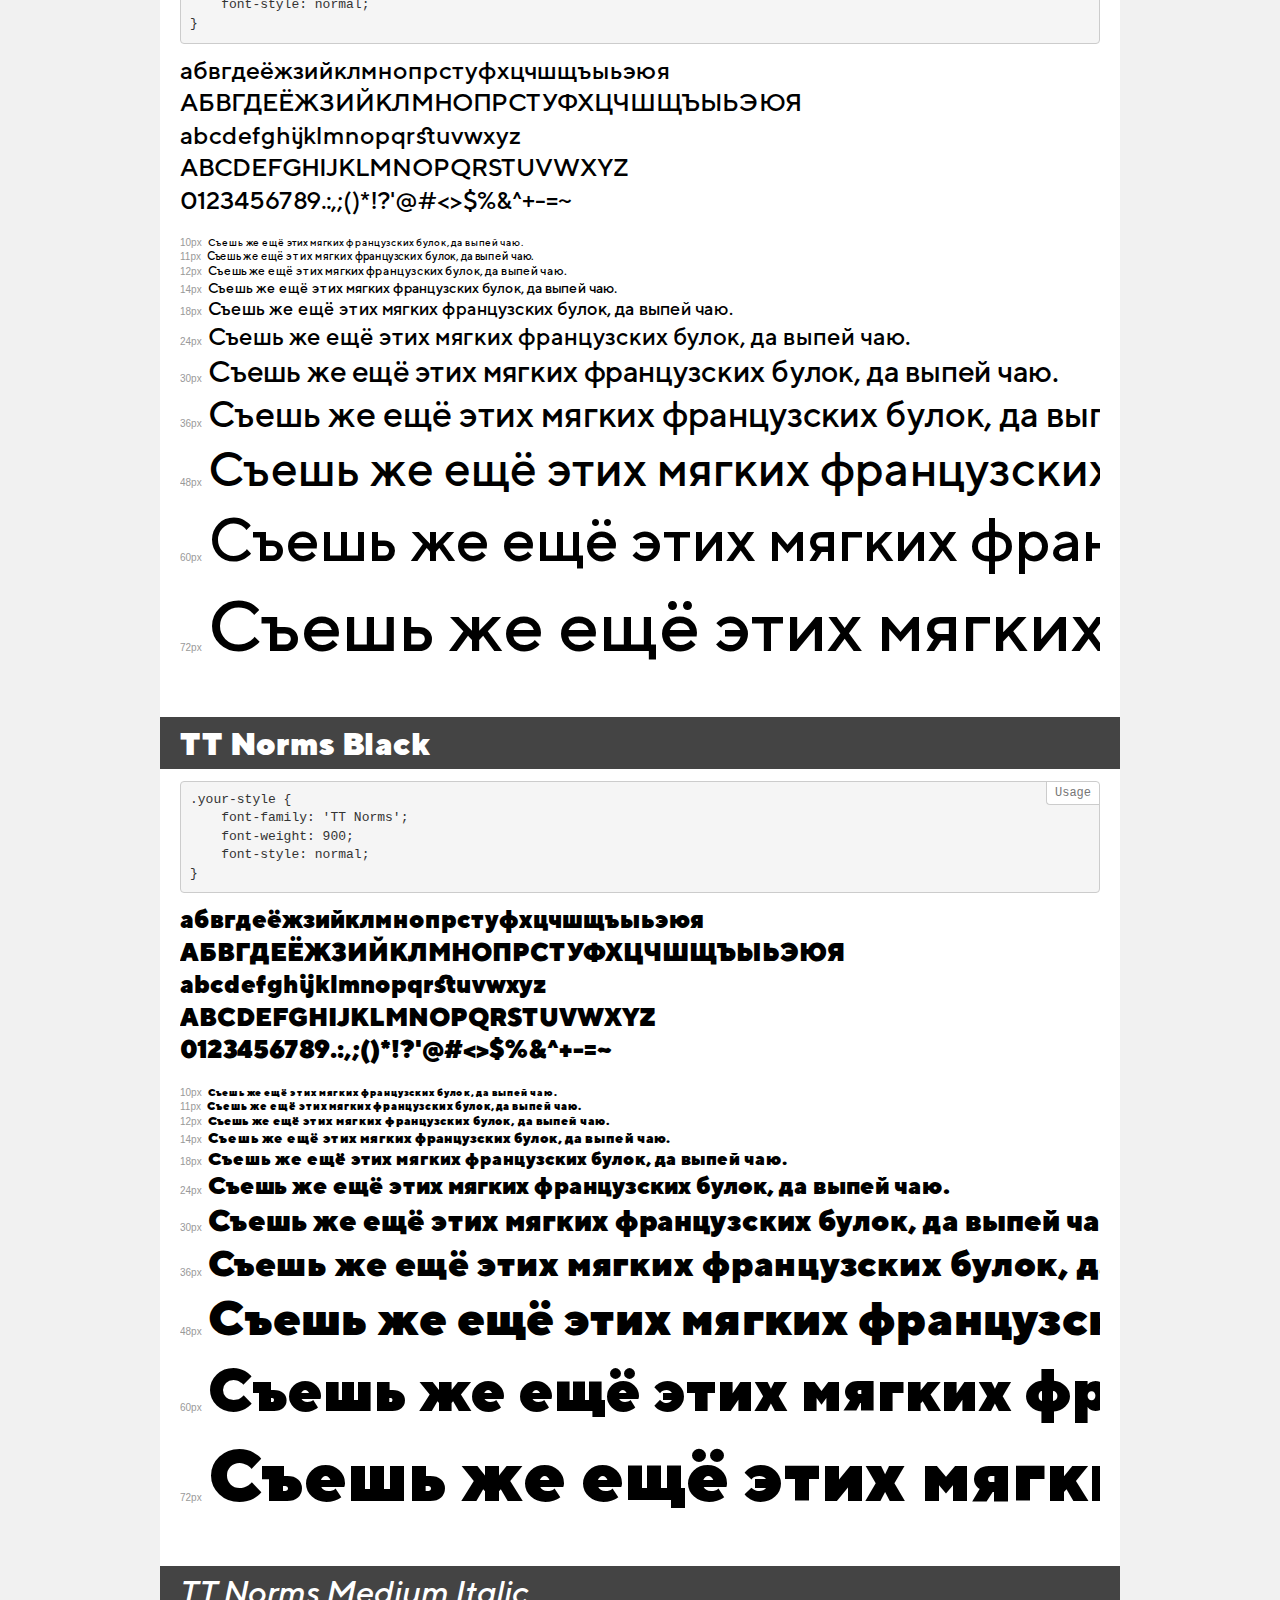
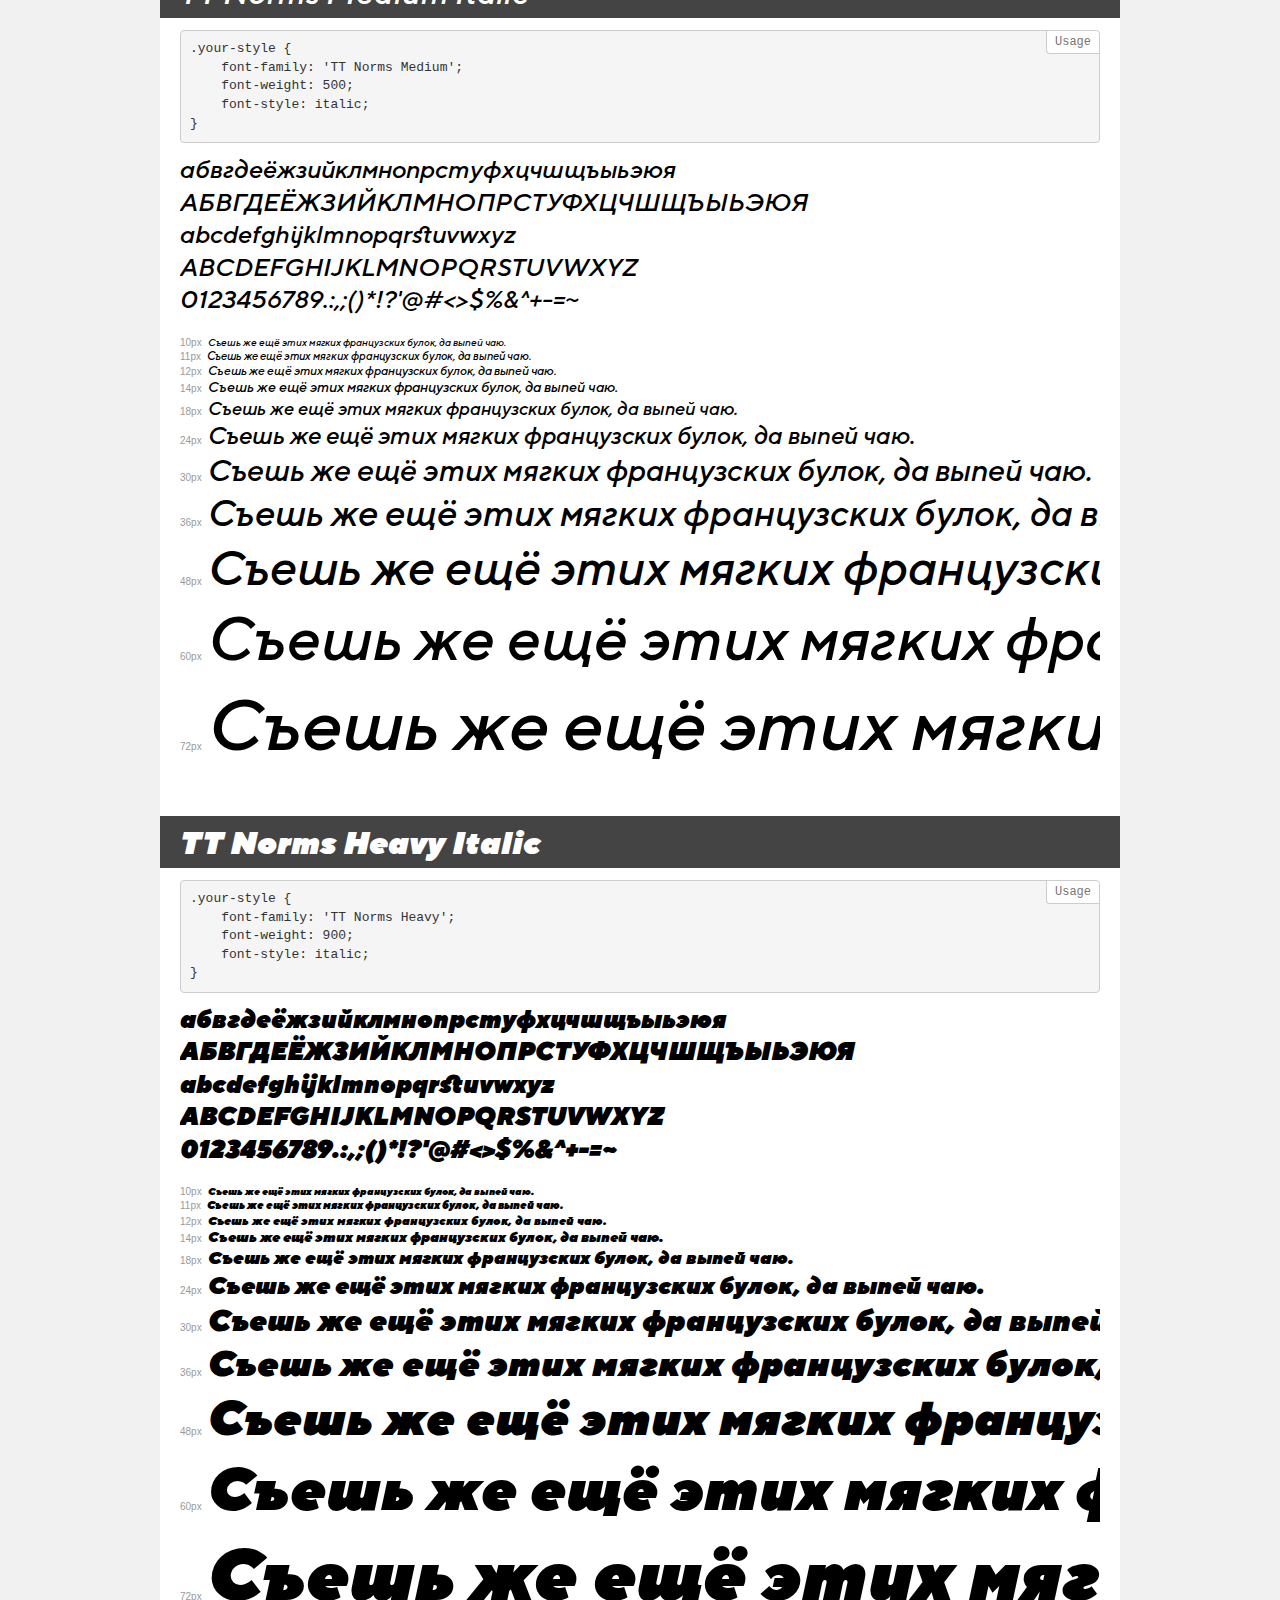
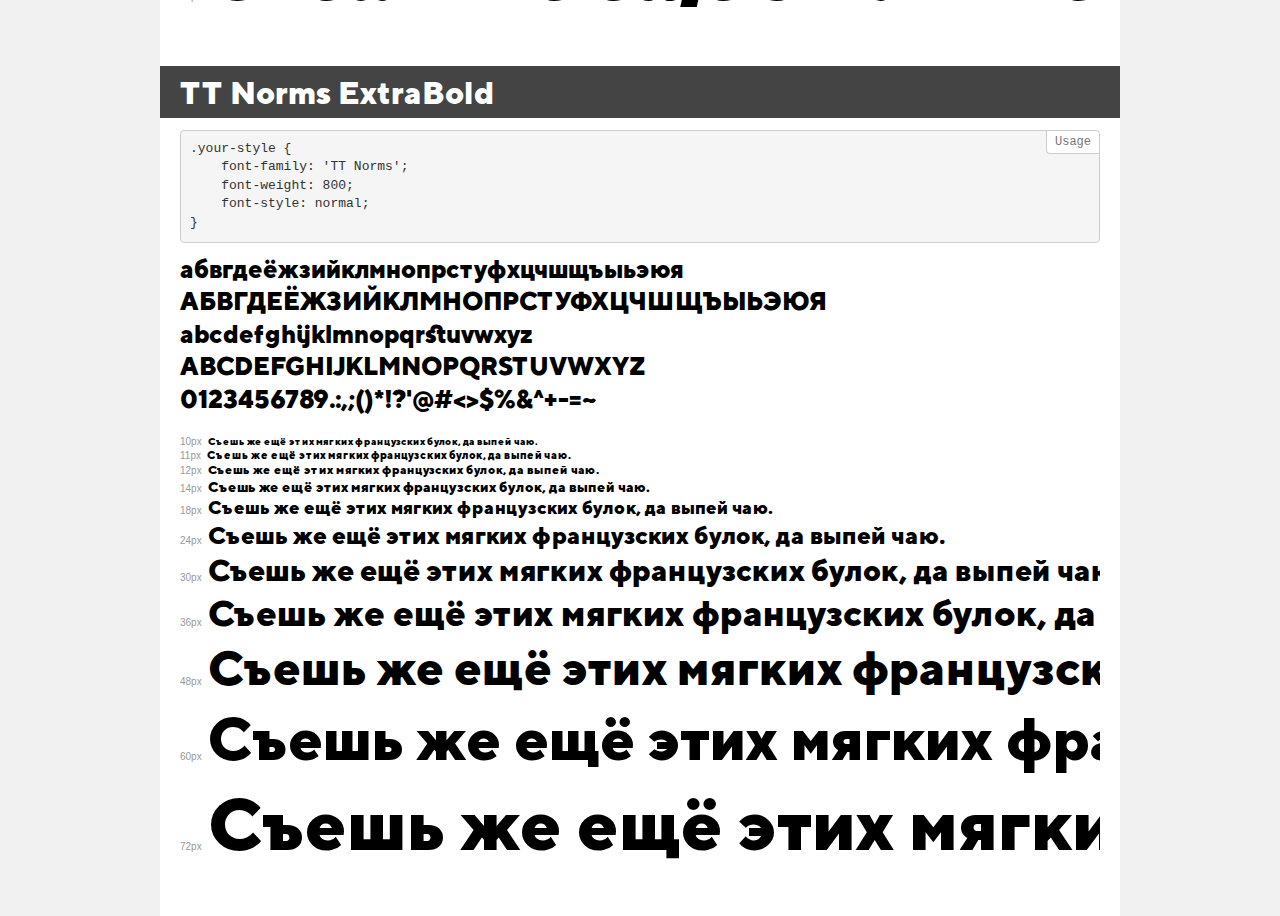
<file: fonts/TTNorms/demo.html>
<!DOCTYPE html>
<html>
<head>
    <meta charset="utf-8">
    <meta http-equiv="X-UA-Compatible" content="IE=edge">
    <meta name="viewport" content="width=device-width, initial-scale=1">
    <meta name="robots" content="noindex, noarchive">
    <title>Transfonter demo</title>
    <link href="stylesheet.css" rel="stylesheet">
    <style>
        /*
        http://meyerweb.com/eric/tools/css/reset/
        v2.0 | 20110126
        License: none (public domain)
        */
        html, body, div, span, applet, object, iframe,
        h1, h2, h3, h4, h5, h6, p, blockquote, pre,
        a, abbr, acronym, address, big, cite, code,
        del, dfn, em, img, ins, kbd, q, s, samp,
        small, strike, strong, sub, sup, tt, var,
        b, u, i, center,
        dl, dt, dd, ol, ul, li,
        fieldset, form, label, legend,
        table, caption, tbody, tfoot, thead, tr, th, td,
        article, aside, canvas, details, embed,
        figure, figcaption, footer, header, hgroup,
        menu, nav, output, ruby, section, summary,
        time, mark, audio, video {
            margin: 0;
            padding: 0;
            border: 0;
            font-size: 100%;
            font: inherit;
            vertical-align: baseline;
        }
        /* HTML5 display-role reset for older browsers */
        article, aside, details, figcaption, figure,
        footer, header, hgroup, menu, nav, section {
            display: block;
        }
        body {
            line-height: 1;
        }
        ol, ul {
            list-style: none;
        }
        blockquote, q {
            quotes: none;
        }
        blockquote:before, blockquote:after,
        q:before, q:after {
            content: '';
            content: none;
        }
        table {
            border-collapse: collapse;
            border-spacing: 0;
        }
        /* common styles */
        body {
            background: #f1f1f1;
            color: #000;
        }
        .page {
            background: #fff;
            width: 920px;
            margin: 0 auto;
            padding: 20px 20px 0 20px;
            overflow: hidden;
        }
        .font-container {
            overflow-x: auto;
            overflow-y: hidden;
            margin-bottom: 40px;
            line-height: 1.3;
            white-space: nowrap;
            padding-bottom: 5px;
        }
        h1 {
            position: relative;
            background: #444;
            font-size: 32px;
            color: #fff;
            padding: 10px 20px;
            margin: 0 -20px 12px -20px;
        }
        .letters {
            font-size: 25px;
            margin-bottom: 20px;
        }
        .s10:before {
            content: '10px';
        }
        .s11:before {
            content: '11px';
        }
        .s12:before {
            content: '12px';
        }
        .s14:before {
            content: '14px';
        }
        .s18:before {
            content: '18px';
        }
        .s24:before {
            content: '24px';
        }
        .s30:before {
            content: '30px';
        }
        .s36:before {
            content: '36px';
        }
        .s48:before {
            content: '48px';
        }
        .s60:before {
            content: '60px';
        }
        .s72:before {
            content: '72px';
        }
        .s10:before, .s11:before, .s12:before, .s14:before,
        .s18:before, .s24:before, .s30:before, .s36:before,
        .s48:before, .s60:before, .s72:before {
            font-family: Arial, sans-serif;
            font-size: 10px;
            font-weight: normal;
            font-style: normal;
            color: #999;
            padding-right: 6px;
        }
        pre {
            display: block;
            position: relative;
            padding: 9px;
            margin: 0 0 10px;
            font-family: Monaco, Menlo, Consolas, "Courier New", monospace !important;
            font-size: 13px;
            line-height: 1.428571429;
            color: #333;
            font-weight: normal !important;
            font-style: normal !important;
            background-color: #f5f5f5;
            border: 1px solid #ccc;
            overflow-x: auto;
            border-radius: 4px;
        }
        pre:after {
            display: block;
            position: absolute;
            right: 0;
            top: 0;
            content: 'Usage';
            line-height: 1;
            padding: 5px 8px;
            font-size: 12px;
            color: #767676;
            background-color: #fff;
            border: 1px solid #ccc;
            border-right: none;
            border-top: none;
            border-radius: 0 4px 0 4px;
            z-index: 10;
        }
        /* responsive */
        @media (max-width: 959px) {
            .page {
                width: auto;
                margin: 0;
            }
        }
    </style>
</head>
<body>
<div class="page">
    <div class="demo" style="font-family: 'TT Norms ExtraBold'; font-weight: 800; font-style: italic;">
        <h1>TT Norms ExtraBold Italic</h1>
        <pre>.your-style {
    font-family: 'TT Norms ExtraBold';
    font-weight: 800;
    font-style: italic;
}</pre>
        <div class="font-container">
            <p class="letters">
                абвгдеёжзийклмнопрстуфхцчшщъыьэюя<br>
АБВГДЕЁЖЗИЙКЛМНОПРСТУФХЦЧШЩЪЫЬЭЮЯ<br>
abcdefghijklmnopqrstuvwxyz<br>
ABCDEFGHIJKLMNOPQRSTUVWXYZ<br>
                0123456789.:,;()*!?'@#<>$%&^+-=~
            </p>
            <p class="s10" style="font-size: 10px;">Съешь же ещё этих мягких французских булок, да выпей чаю.</p>
            <p class="s11" style="font-size: 11px;">Съешь же ещё этих мягких французских булок, да выпей чаю.</p>
            <p class="s12" style="font-size: 12px;">Съешь же ещё этих мягких французских булок, да выпей чаю.</p>
            <p class="s14" style="font-size: 14px;">Съешь же ещё этих мягких французских булок, да выпей чаю.</p>
            <p class="s18" style="font-size: 18px;">Съешь же ещё этих мягких французских булок, да выпей чаю.</p>
            <p class="s24" style="font-size: 24px;">Съешь же ещё этих мягких французских булок, да выпей чаю.</p>
            <p class="s30" style="font-size: 30px;">Съешь же ещё этих мягких французских булок, да выпей чаю.</p>
            <p class="s36" style="font-size: 36px;">Съешь же ещё этих мягких французских булок, да выпей чаю.</p>
            <p class="s48" style="font-size: 48px;">Съешь же ещё этих мягких французских булок, да выпей чаю.</p>
            <p class="s60" style="font-size: 60px;">Съешь же ещё этих мягких французских булок, да выпей чаю.</p>
            <p class="s72" style="font-size: 72px;">Съешь же ещё этих мягких французских булок, да выпей чаю.</p>
        </div>
    </div>
    <div class="demo" style="font-family: 'TT Norms'; font-weight: bold; font-style: normal;">
        <h1>TT Norms Bold</h1>
        <pre>.your-style {
    font-family: 'TT Norms';
    font-weight: bold;
    font-style: normal;
}</pre>
        <div class="font-container">
            <p class="letters">
                абвгдеёжзийклмнопрстуфхцчшщъыьэюя<br>
АБВГДЕЁЖЗИЙКЛМНОПРСТУФХЦЧШЩЪЫЬЭЮЯ<br>
abcdefghijklmnopqrstuvwxyz<br>
ABCDEFGHIJKLMNOPQRSTUVWXYZ<br>
                0123456789.:,;()*!?'@#<>$%&^+-=~
            </p>
            <p class="s10" style="font-size: 10px;">Съешь же ещё этих мягких французских булок, да выпей чаю.</p>
            <p class="s11" style="font-size: 11px;">Съешь же ещё этих мягких французских булок, да выпей чаю.</p>
            <p class="s12" style="font-size: 12px;">Съешь же ещё этих мягких французских булок, да выпей чаю.</p>
            <p class="s14" style="font-size: 14px;">Съешь же ещё этих мягких французских булок, да выпей чаю.</p>
            <p class="s18" style="font-size: 18px;">Съешь же ещё этих мягких французских булок, да выпей чаю.</p>
            <p class="s24" style="font-size: 24px;">Съешь же ещё этих мягких французских булок, да выпей чаю.</p>
            <p class="s30" style="font-size: 30px;">Съешь же ещё этих мягких французских булок, да выпей чаю.</p>
            <p class="s36" style="font-size: 36px;">Съешь же ещё этих мягких французских булок, да выпей чаю.</p>
            <p class="s48" style="font-size: 48px;">Съешь же ещё этих мягких французских булок, да выпей чаю.</p>
            <p class="s60" style="font-size: 60px;">Съешь же ещё этих мягких французских булок, да выпей чаю.</p>
            <p class="s72" style="font-size: 72px;">Съешь же ещё этих мягких французских булок, да выпей чаю.</p>
        </div>
    </div>
    <div class="demo" style="font-family: 'TT Norms'; font-weight: 100; font-style: normal;">
        <h1>TT Norms Thin</h1>
        <pre>.your-style {
    font-family: 'TT Norms';
    font-weight: 100;
    font-style: normal;
}</pre>
        <div class="font-container">
            <p class="letters">
                абвгдеёжзийклмнопрстуфхцчшщъыьэюя<br>
АБВГДЕЁЖЗИЙКЛМНОПРСТУФХЦЧШЩЪЫЬЭЮЯ<br>
abcdefghijklmnopqrstuvwxyz<br>
ABCDEFGHIJKLMNOPQRSTUVWXYZ<br>
                0123456789.:,;()*!?'@#<>$%&^+-=~
            </p>
            <p class="s10" style="font-size: 10px;">Съешь же ещё этих мягких французских булок, да выпей чаю.</p>
            <p class="s11" style="font-size: 11px;">Съешь же ещё этих мягких французских булок, да выпей чаю.</p>
            <p class="s12" style="font-size: 12px;">Съешь же ещё этих мягких французских булок, да выпей чаю.</p>
            <p class="s14" style="font-size: 14px;">Съешь же ещё этих мягких французских булок, да выпей чаю.</p>
            <p class="s18" style="font-size: 18px;">Съешь же ещё этих мягких французских булок, да выпей чаю.</p>
            <p class="s24" style="font-size: 24px;">Съешь же ещё этих мягких французских булок, да выпей чаю.</p>
            <p class="s30" style="font-size: 30px;">Съешь же ещё этих мягких французских булок, да выпей чаю.</p>
            <p class="s36" style="font-size: 36px;">Съешь же ещё этих мягких французских булок, да выпей чаю.</p>
            <p class="s48" style="font-size: 48px;">Съешь же ещё этих мягких французских булок, да выпей чаю.</p>
            <p class="s60" style="font-size: 60px;">Съешь же ещё этих мягких французских булок, да выпей чаю.</p>
            <p class="s72" style="font-size: 72px;">Съешь же ещё этих мягких французских булок, да выпей чаю.</p>
        </div>
    </div>
    <div class="demo" style="font-family: 'TT Norms'; font-weight: normal; font-style: normal;">
        <h1>TT Norms Regular</h1>
        <pre>.your-style {
    font-family: 'TT Norms';
    font-weight: normal;
    font-style: normal;
}</pre>
        <div class="font-container">
            <p class="letters">
                абвгдеёжзийклмнопрстуфхцчшщъыьэюя<br>
АБВГДЕЁЖЗИЙКЛМНОПРСТУФХЦЧШЩЪЫЬЭЮЯ<br>
abcdefghijklmnopqrstuvwxyz<br>
ABCDEFGHIJKLMNOPQRSTUVWXYZ<br>
                0123456789.:,;()*!?'@#<>$%&^+-=~
            </p>
            <p class="s10" style="font-size: 10px;">Съешь же ещё этих мягких французских булок, да выпей чаю.</p>
            <p class="s11" style="font-size: 11px;">Съешь же ещё этих мягких французских булок, да выпей чаю.</p>
            <p class="s12" style="font-size: 12px;">Съешь же ещё этих мягких французских булок, да выпей чаю.</p>
            <p class="s14" style="font-size: 14px;">Съешь же ещё этих мягких французских булок, да выпей чаю.</p>
            <p class="s18" style="font-size: 18px;">Съешь же ещё этих мягких французских булок, да выпей чаю.</p>
            <p class="s24" style="font-size: 24px;">Съешь же ещё этих мягких французских булок, да выпей чаю.</p>
            <p class="s30" style="font-size: 30px;">Съешь же ещё этих мягких французских булок, да выпей чаю.</p>
            <p class="s36" style="font-size: 36px;">Съешь же ещё этих мягких французских булок, да выпей чаю.</p>
            <p class="s48" style="font-size: 48px;">Съешь же ещё этих мягких французских булок, да выпей чаю.</p>
            <p class="s60" style="font-size: 60px;">Съешь же ещё этих мягких французских булок, да выпей чаю.</p>
            <p class="s72" style="font-size: 72px;">Съешь же ещё этих мягких французских булок, да выпей чаю.</p>
        </div>
    </div>
    <div class="demo" style="font-family: 'TT Norms Thin'; font-weight: 100; font-style: italic;">
        <h1>TT Norms Thin Italic</h1>
        <pre>.your-style {
    font-family: 'TT Norms Thin';
    font-weight: 100;
    font-style: italic;
}</pre>
        <div class="font-container">
            <p class="letters">
                абвгдеёжзийклмнопрстуфхцчшщъыьэюя<br>
АБВГДЕЁЖЗИЙКЛМНОПРСТУФХЦЧШЩЪЫЬЭЮЯ<br>
abcdefghijklmnopqrstuvwxyz<br>
ABCDEFGHIJKLMNOPQRSTUVWXYZ<br>
                0123456789.:,;()*!?'@#<>$%&^+-=~
            </p>
            <p class="s10" style="font-size: 10px;">Съешь же ещё этих мягких французских булок, да выпей чаю.</p>
            <p class="s11" style="font-size: 11px;">Съешь же ещё этих мягких французских булок, да выпей чаю.</p>
            <p class="s12" style="font-size: 12px;">Съешь же ещё этих мягких французских булок, да выпей чаю.</p>
            <p class="s14" style="font-size: 14px;">Съешь же ещё этих мягких французских булок, да выпей чаю.</p>
            <p class="s18" style="font-size: 18px;">Съешь же ещё этих мягких французских булок, да выпей чаю.</p>
            <p class="s24" style="font-size: 24px;">Съешь же ещё этих мягких французских булок, да выпей чаю.</p>
            <p class="s30" style="font-size: 30px;">Съешь же ещё этих мягких французских булок, да выпей чаю.</p>
            <p class="s36" style="font-size: 36px;">Съешь же ещё этих мягких французских булок, да выпей чаю.</p>
            <p class="s48" style="font-size: 48px;">Съешь же ещё этих мягких французских булок, да выпей чаю.</p>
            <p class="s60" style="font-size: 60px;">Съешь же ещё этих мягких французских булок, да выпей чаю.</p>
            <p class="s72" style="font-size: 72px;">Съешь же ещё этих мягких французских булок, да выпей чаю.</p>
        </div>
    </div>
    <div class="demo" style="font-family: 'TT Norms'; font-weight: normal; font-style: italic;">
        <h1>TT Norms Italic</h1>
        <pre>.your-style {
    font-family: 'TT Norms';
    font-weight: normal;
    font-style: italic;
}</pre>
        <div class="font-container">
            <p class="letters">
                абвгдеёжзийклмнопрстуфхцчшщъыьэюя<br>
АБВГДЕЁЖЗИЙКЛМНОПРСТУФХЦЧШЩЪЫЬЭЮЯ<br>
abcdefghijklmnopqrstuvwxyz<br>
ABCDEFGHIJKLMNOPQRSTUVWXYZ<br>
                0123456789.:,;()*!?'@#<>$%&^+-=~
            </p>
            <p class="s10" style="font-size: 10px;">Съешь же ещё этих мягких французских булок, да выпей чаю.</p>
            <p class="s11" style="font-size: 11px;">Съешь же ещё этих мягких французских булок, да выпей чаю.</p>
            <p class="s12" style="font-size: 12px;">Съешь же ещё этих мягких французских булок, да выпей чаю.</p>
            <p class="s14" style="font-size: 14px;">Съешь же ещё этих мягких французских булок, да выпей чаю.</p>
            <p class="s18" style="font-size: 18px;">Съешь же ещё этих мягких французских булок, да выпей чаю.</p>
            <p class="s24" style="font-size: 24px;">Съешь же ещё этих мягких французских булок, да выпей чаю.</p>
            <p class="s30" style="font-size: 30px;">Съешь же ещё этих мягких французских булок, да выпей чаю.</p>
            <p class="s36" style="font-size: 36px;">Съешь же ещё этих мягких французских булок, да выпей чаю.</p>
            <p class="s48" style="font-size: 48px;">Съешь же ещё этих мягких французских булок, да выпей чаю.</p>
            <p class="s60" style="font-size: 60px;">Съешь же ещё этих мягких французских булок, да выпей чаю.</p>
            <p class="s72" style="font-size: 72px;">Съешь же ещё этих мягких французских булок, да выпей чаю.</p>
        </div>
    </div>
    <div class="demo" style="font-family: 'TT Norms'; font-weight: 900; font-style: normal;">
        <h1>TT Norms Heavy</h1>
        <pre>.your-style {
    font-family: 'TT Norms';
    font-weight: 900;
    font-style: normal;
}</pre>
        <div class="font-container">
            <p class="letters">
                абвгдеёжзийклмнопрстуфхцчшщъыьэюя<br>
АБВГДЕЁЖЗИЙКЛМНОПРСТУФХЦЧШЩЪЫЬЭЮЯ<br>
abcdefghijklmnopqrstuvwxyz<br>
ABCDEFGHIJKLMNOPQRSTUVWXYZ<br>
                0123456789.:,;()*!?'@#<>$%&^+-=~
            </p>
            <p class="s10" style="font-size: 10px;">Съешь же ещё этих мягких французских булок, да выпей чаю.</p>
            <p class="s11" style="font-size: 11px;">Съешь же ещё этих мягких французских булок, да выпей чаю.</p>
            <p class="s12" style="font-size: 12px;">Съешь же ещё этих мягких французских булок, да выпей чаю.</p>
            <p class="s14" style="font-size: 14px;">Съешь же ещё этих мягких французских булок, да выпей чаю.</p>
            <p class="s18" style="font-size: 18px;">Съешь же ещё этих мягких французских булок, да выпей чаю.</p>
            <p class="s24" style="font-size: 24px;">Съешь же ещё этих мягких французских булок, да выпей чаю.</p>
            <p class="s30" style="font-size: 30px;">Съешь же ещё этих мягких французских булок, да выпей чаю.</p>
            <p class="s36" style="font-size: 36px;">Съешь же ещё этих мягких французских булок, да выпей чаю.</p>
            <p class="s48" style="font-size: 48px;">Съешь же ещё этих мягких французских булок, да выпей чаю.</p>
            <p class="s60" style="font-size: 60px;">Съешь же ещё этих мягких французских булок, да выпей чаю.</p>
            <p class="s72" style="font-size: 72px;">Съешь же ещё этих мягких французских булок, да выпей чаю.</p>
        </div>
    </div>
    <div class="demo" style="font-family: 'TT Norms'; font-weight: 300; font-style: normal;">
        <h1>TT Norms Light</h1>
        <pre>.your-style {
    font-family: 'TT Norms';
    font-weight: 300;
    font-style: normal;
}</pre>
        <div class="font-container">
            <p class="letters">
                абвгдеёжзийклмнопрстуфхцчшщъыьэюя<br>
АБВГДЕЁЖЗИЙКЛМНОПРСТУФХЦЧШЩЪЫЬЭЮЯ<br>
abcdefghijklmnopqrstuvwxyz<br>
ABCDEFGHIJKLMNOPQRSTUVWXYZ<br>
                0123456789.:,;()*!?'@#<>$%&^+-=~
            </p>
            <p class="s10" style="font-size: 10px;">Съешь же ещё этих мягких французских булок, да выпей чаю.</p>
            <p class="s11" style="font-size: 11px;">Съешь же ещё этих мягких французских булок, да выпей чаю.</p>
            <p class="s12" style="font-size: 12px;">Съешь же ещё этих мягких французских булок, да выпей чаю.</p>
            <p class="s14" style="font-size: 14px;">Съешь же ещё этих мягких французских булок, да выпей чаю.</p>
            <p class="s18" style="font-size: 18px;">Съешь же ещё этих мягких французских булок, да выпей чаю.</p>
            <p class="s24" style="font-size: 24px;">Съешь же ещё этих мягких французских булок, да выпей чаю.</p>
            <p class="s30" style="font-size: 30px;">Съешь же ещё этих мягких французских булок, да выпей чаю.</p>
            <p class="s36" style="font-size: 36px;">Съешь же ещё этих мягких французских булок, да выпей чаю.</p>
            <p class="s48" style="font-size: 48px;">Съешь же ещё этих мягких французских булок, да выпей чаю.</p>
            <p class="s60" style="font-size: 60px;">Съешь же ещё этих мягких французских булок, да выпей чаю.</p>
            <p class="s72" style="font-size: 72px;">Съешь же ещё этих мягких французских булок, да выпей чаю.</p>
        </div>
    </div>
    <div class="demo" style="font-family: 'TT Norms Black'; font-weight: 900; font-style: italic;">
        <h1>TT Norms Black Italic</h1>
        <pre>.your-style {
    font-family: 'TT Norms Black';
    font-weight: 900;
    font-style: italic;
}</pre>
        <div class="font-container">
            <p class="letters">
                абвгдеёжзийклмнопрстуфхцчшщъыьэюя<br>
АБВГДЕЁЖЗИЙКЛМНОПРСТУФХЦЧШЩЪЫЬЭЮЯ<br>
abcdefghijklmnopqrstuvwxyz<br>
ABCDEFGHIJKLMNOPQRSTUVWXYZ<br>
                0123456789.:,;()*!?'@#<>$%&^+-=~
            </p>
            <p class="s10" style="font-size: 10px;">Съешь же ещё этих мягких французских булок, да выпей чаю.</p>
            <p class="s11" style="font-size: 11px;">Съешь же ещё этих мягких французских булок, да выпей чаю.</p>
            <p class="s12" style="font-size: 12px;">Съешь же ещё этих мягких французских булок, да выпей чаю.</p>
            <p class="s14" style="font-size: 14px;">Съешь же ещё этих мягких французских булок, да выпей чаю.</p>
            <p class="s18" style="font-size: 18px;">Съешь же ещё этих мягких французских булок, да выпей чаю.</p>
            <p class="s24" style="font-size: 24px;">Съешь же ещё этих мягких французских булок, да выпей чаю.</p>
            <p class="s30" style="font-size: 30px;">Съешь же ещё этих мягких французских булок, да выпей чаю.</p>
            <p class="s36" style="font-size: 36px;">Съешь же ещё этих мягких французских булок, да выпей чаю.</p>
            <p class="s48" style="font-size: 48px;">Съешь же ещё этих мягких французских булок, да выпей чаю.</p>
            <p class="s60" style="font-size: 60px;">Съешь же ещё этих мягких французских булок, да выпей чаю.</p>
            <p class="s72" style="font-size: 72px;">Съешь же ещё этих мягких французских булок, да выпей чаю.</p>
        </div>
    </div>
    <div class="demo" style="font-family: 'TT Norms'; font-weight: 200; font-style: normal;">
        <h1>TT Norms ExtraLight</h1>
        <pre>.your-style {
    font-family: 'TT Norms';
    font-weight: 200;
    font-style: normal;
}</pre>
        <div class="font-container">
            <p class="letters">
                абвгдеёжзийклмнопрстуфхцчшщъыьэюя<br>
АБВГДЕЁЖЗИЙКЛМНОПРСТУФХЦЧШЩЪЫЬЭЮЯ<br>
abcdefghijklmnopqrstuvwxyz<br>
ABCDEFGHIJKLMNOPQRSTUVWXYZ<br>
                0123456789.:,;()*!?'@#<>$%&^+-=~
            </p>
            <p class="s10" style="font-size: 10px;">Съешь же ещё этих мягких французских булок, да выпей чаю.</p>
            <p class="s11" style="font-size: 11px;">Съешь же ещё этих мягких французских булок, да выпей чаю.</p>
            <p class="s12" style="font-size: 12px;">Съешь же ещё этих мягких французских булок, да выпей чаю.</p>
            <p class="s14" style="font-size: 14px;">Съешь же ещё этих мягких французских булок, да выпей чаю.</p>
            <p class="s18" style="font-size: 18px;">Съешь же ещё этих мягких французских булок, да выпей чаю.</p>
            <p class="s24" style="font-size: 24px;">Съешь же ещё этих мягких французских булок, да выпей чаю.</p>
            <p class="s30" style="font-size: 30px;">Съешь же ещё этих мягких французских булок, да выпей чаю.</p>
            <p class="s36" style="font-size: 36px;">Съешь же ещё этих мягких французских булок, да выпей чаю.</p>
            <p class="s48" style="font-size: 48px;">Съешь же ещё этих мягких французских булок, да выпей чаю.</p>
            <p class="s60" style="font-size: 60px;">Съешь же ещё этих мягких французских булок, да выпей чаю.</p>
            <p class="s72" style="font-size: 72px;">Съешь же ещё этих мягких французских булок, да выпей чаю.</p>
        </div>
    </div>
    <div class="demo" style="font-family: 'TT Norms Light'; font-weight: 300; font-style: italic;">
        <h1>TT Norms Light Italic</h1>
        <pre>.your-style {
    font-family: 'TT Norms Light';
    font-weight: 300;
    font-style: italic;
}</pre>
        <div class="font-container">
            <p class="letters">
                абвгдеёжзийклмнопрстуфхцчшщъыьэюя<br>
АБВГДЕЁЖЗИЙКЛМНОПРСТУФХЦЧШЩЪЫЬЭЮЯ<br>
abcdefghijklmnopqrstuvwxyz<br>
ABCDEFGHIJKLMNOPQRSTUVWXYZ<br>
                0123456789.:,;()*!?'@#<>$%&^+-=~
            </p>
            <p class="s10" style="font-size: 10px;">Съешь же ещё этих мягких французских булок, да выпей чаю.</p>
            <p class="s11" style="font-size: 11px;">Съешь же ещё этих мягких французских булок, да выпей чаю.</p>
            <p class="s12" style="font-size: 12px;">Съешь же ещё этих мягких французских булок, да выпей чаю.</p>
            <p class="s14" style="font-size: 14px;">Съешь же ещё этих мягких французских булок, да выпей чаю.</p>
            <p class="s18" style="font-size: 18px;">Съешь же ещё этих мягких французских булок, да выпей чаю.</p>
            <p class="s24" style="font-size: 24px;">Съешь же ещё этих мягких французских булок, да выпей чаю.</p>
            <p class="s30" style="font-size: 30px;">Съешь же ещё этих мягких французских булок, да выпей чаю.</p>
            <p class="s36" style="font-size: 36px;">Съешь же ещё этих мягких французских булок, да выпей чаю.</p>
            <p class="s48" style="font-size: 48px;">Съешь же ещё этих мягких французских булок, да выпей чаю.</p>
            <p class="s60" style="font-size: 60px;">Съешь же ещё этих мягких французских булок, да выпей чаю.</p>
            <p class="s72" style="font-size: 72px;">Съешь же ещё этих мягких французских булок, да выпей чаю.</p>
        </div>
    </div>
    <div class="demo" style="font-family: 'TT Norms ExtraLight'; font-weight: 200; font-style: italic;">
        <h1>TT Norms ExtraLight Italic</h1>
        <pre>.your-style {
    font-family: 'TT Norms ExtraLight';
    font-weight: 200;
    font-style: italic;
}</pre>
        <div class="font-container">
            <p class="letters">
                абвгдеёжзийклмнопрстуфхцчшщъыьэюя<br>
АБВГДЕЁЖЗИЙКЛМНОПРСТУФХЦЧШЩЪЫЬЭЮЯ<br>
abcdefghijklmnopqrstuvwxyz<br>
ABCDEFGHIJKLMNOPQRSTUVWXYZ<br>
                0123456789.:,;()*!?'@#<>$%&^+-=~
            </p>
            <p class="s10" style="font-size: 10px;">Съешь же ещё этих мягких французских булок, да выпей чаю.</p>
            <p class="s11" style="font-size: 11px;">Съешь же ещё этих мягких французских булок, да выпей чаю.</p>
            <p class="s12" style="font-size: 12px;">Съешь же ещё этих мягких французских булок, да выпей чаю.</p>
            <p class="s14" style="font-size: 14px;">Съешь же ещё этих мягких французских булок, да выпей чаю.</p>
            <p class="s18" style="font-size: 18px;">Съешь же ещё этих мягких французских булок, да выпей чаю.</p>
            <p class="s24" style="font-size: 24px;">Съешь же ещё этих мягких французских булок, да выпей чаю.</p>
            <p class="s30" style="font-size: 30px;">Съешь же ещё этих мягких французских булок, да выпей чаю.</p>
            <p class="s36" style="font-size: 36px;">Съешь же ещё этих мягких французских булок, да выпей чаю.</p>
            <p class="s48" style="font-size: 48px;">Съешь же ещё этих мягких французских булок, да выпей чаю.</p>
            <p class="s60" style="font-size: 60px;">Съешь же ещё этих мягких французских булок, да выпей чаю.</p>
            <p class="s72" style="font-size: 72px;">Съешь же ещё этих мягких французских булок, да выпей чаю.</p>
        </div>
    </div>
    <div class="demo" style="font-family: 'TT Norms Bold'; font-weight: bold; font-style: italic;">
        <h1>TT Norms Bold Italic</h1>
        <pre>.your-style {
    font-family: 'TT Norms Bold';
    font-weight: bold;
    font-style: italic;
}</pre>
        <div class="font-container">
            <p class="letters">
                абвгдеёжзийклмнопрстуфхцчшщъыьэюя<br>
АБВГДЕЁЖЗИЙКЛМНОПРСТУФХЦЧШЩЪЫЬЭЮЯ<br>
abcdefghijklmnopqrstuvwxyz<br>
ABCDEFGHIJKLMNOPQRSTUVWXYZ<br>
                0123456789.:,;()*!?'@#<>$%&^+-=~
            </p>
            <p class="s10" style="font-size: 10px;">Съешь же ещё этих мягких французских булок, да выпей чаю.</p>
            <p class="s11" style="font-size: 11px;">Съешь же ещё этих мягких французских булок, да выпей чаю.</p>
            <p class="s12" style="font-size: 12px;">Съешь же ещё этих мягких французских булок, да выпей чаю.</p>
            <p class="s14" style="font-size: 14px;">Съешь же ещё этих мягких французских булок, да выпей чаю.</p>
            <p class="s18" style="font-size: 18px;">Съешь же ещё этих мягких французских булок, да выпей чаю.</p>
            <p class="s24" style="font-size: 24px;">Съешь же ещё этих мягких французских булок, да выпей чаю.</p>
            <p class="s30" style="font-size: 30px;">Съешь же ещё этих мягких французских булок, да выпей чаю.</p>
            <p class="s36" style="font-size: 36px;">Съешь же ещё этих мягких французских булок, да выпей чаю.</p>
            <p class="s48" style="font-size: 48px;">Съешь же ещё этих мягких французских булок, да выпей чаю.</p>
            <p class="s60" style="font-size: 60px;">Съешь же ещё этих мягких французских булок, да выпей чаю.</p>
            <p class="s72" style="font-size: 72px;">Съешь же ещё этих мягких французских булок, да выпей чаю.</p>
        </div>
    </div>
    <div class="demo" style="font-family: 'TT Norms'; font-weight: 500; font-style: normal;">
        <h1>TT Norms Medium</h1>
        <pre>.your-style {
    font-family: 'TT Norms';
    font-weight: 500;
    font-style: normal;
}</pre>
        <div class="font-container">
            <p class="letters">
                абвгдеёжзийклмнопрстуфхцчшщъыьэюя<br>
АБВГДЕЁЖЗИЙКЛМНОПРСТУФХЦЧШЩЪЫЬЭЮЯ<br>
abcdefghijklmnopqrstuvwxyz<br>
ABCDEFGHIJKLMNOPQRSTUVWXYZ<br>
                0123456789.:,;()*!?'@#<>$%&^+-=~
            </p>
            <p class="s10" style="font-size: 10px;">Съешь же ещё этих мягких французских булок, да выпей чаю.</p>
            <p class="s11" style="font-size: 11px;">Съешь же ещё этих мягких французских булок, да выпей чаю.</p>
            <p class="s12" style="font-size: 12px;">Съешь же ещё этих мягких французских булок, да выпей чаю.</p>
            <p class="s14" style="font-size: 14px;">Съешь же ещё этих мягких французских булок, да выпей чаю.</p>
            <p class="s18" style="font-size: 18px;">Съешь же ещё этих мягких французских булок, да выпей чаю.</p>
            <p class="s24" style="font-size: 24px;">Съешь же ещё этих мягких французских булок, да выпей чаю.</p>
            <p class="s30" style="font-size: 30px;">Съешь же ещё этих мягких французских булок, да выпей чаю.</p>
            <p class="s36" style="font-size: 36px;">Съешь же ещё этих мягких французских булок, да выпей чаю.</p>
            <p class="s48" style="font-size: 48px;">Съешь же ещё этих мягких французских булок, да выпей чаю.</p>
            <p class="s60" style="font-size: 60px;">Съешь же ещё этих мягких французских булок, да выпей чаю.</p>
            <p class="s72" style="font-size: 72px;">Съешь же ещё этих мягких французских булок, да выпей чаю.</p>
        </div>
    </div>
    <div class="demo" style="font-family: 'TT Norms'; font-weight: 900; font-style: normal;">
        <h1>TT Norms Black</h1>
        <pre>.your-style {
    font-family: 'TT Norms';
    font-weight: 900;
    font-style: normal;
}</pre>
        <div class="font-container">
            <p class="letters">
                абвгдеёжзийклмнопрстуфхцчшщъыьэюя<br>
АБВГДЕЁЖЗИЙКЛМНОПРСТУФХЦЧШЩЪЫЬЭЮЯ<br>
abcdefghijklmnopqrstuvwxyz<br>
ABCDEFGHIJKLMNOPQRSTUVWXYZ<br>
                0123456789.:,;()*!?'@#<>$%&^+-=~
            </p>
            <p class="s10" style="font-size: 10px;">Съешь же ещё этих мягких французских булок, да выпей чаю.</p>
            <p class="s11" style="font-size: 11px;">Съешь же ещё этих мягких французских булок, да выпей чаю.</p>
            <p class="s12" style="font-size: 12px;">Съешь же ещё этих мягких французских булок, да выпей чаю.</p>
            <p class="s14" style="font-size: 14px;">Съешь же ещё этих мягких французских булок, да выпей чаю.</p>
            <p class="s18" style="font-size: 18px;">Съешь же ещё этих мягких французских булок, да выпей чаю.</p>
            <p class="s24" style="font-size: 24px;">Съешь же ещё этих мягких французских булок, да выпей чаю.</p>
            <p class="s30" style="font-size: 30px;">Съешь же ещё этих мягких французских булок, да выпей чаю.</p>
            <p class="s36" style="font-size: 36px;">Съешь же ещё этих мягких французских булок, да выпей чаю.</p>
            <p class="s48" style="font-size: 48px;">Съешь же ещё этих мягких французских булок, да выпей чаю.</p>
            <p class="s60" style="font-size: 60px;">Съешь же ещё этих мягких французских булок, да выпей чаю.</p>
            <p class="s72" style="font-size: 72px;">Съешь же ещё этих мягких французских булок, да выпей чаю.</p>
        </div>
    </div>
    <div class="demo" style="font-family: 'TT Norms Medium'; font-weight: 500; font-style: italic;">
        <h1>TT Norms Medium Italic</h1>
        <pre>.your-style {
    font-family: 'TT Norms Medium';
    font-weight: 500;
    font-style: italic;
}</pre>
        <div class="font-container">
            <p class="letters">
                абвгдеёжзийклмнопрстуфхцчшщъыьэюя<br>
АБВГДЕЁЖЗИЙКЛМНОПРСТУФХЦЧШЩЪЫЬЭЮЯ<br>
abcdefghijklmnopqrstuvwxyz<br>
ABCDEFGHIJKLMNOPQRSTUVWXYZ<br>
                0123456789.:,;()*!?'@#<>$%&^+-=~
            </p>
            <p class="s10" style="font-size: 10px;">Съешь же ещё этих мягких французских булок, да выпей чаю.</p>
            <p class="s11" style="font-size: 11px;">Съешь же ещё этих мягких французских булок, да выпей чаю.</p>
            <p class="s12" style="font-size: 12px;">Съешь же ещё этих мягких французских булок, да выпей чаю.</p>
            <p class="s14" style="font-size: 14px;">Съешь же ещё этих мягких французских булок, да выпей чаю.</p>
            <p class="s18" style="font-size: 18px;">Съешь же ещё этих мягких французских булок, да выпей чаю.</p>
            <p class="s24" style="font-size: 24px;">Съешь же ещё этих мягких французских булок, да выпей чаю.</p>
            <p class="s30" style="font-size: 30px;">Съешь же ещё этих мягких французских булок, да выпей чаю.</p>
            <p class="s36" style="font-size: 36px;">Съешь же ещё этих мягких французских булок, да выпей чаю.</p>
            <p class="s48" style="font-size: 48px;">Съешь же ещё этих мягких французских булок, да выпей чаю.</p>
            <p class="s60" style="font-size: 60px;">Съешь же ещё этих мягких французских булок, да выпей чаю.</p>
            <p class="s72" style="font-size: 72px;">Съешь же ещё этих мягких французских булок, да выпей чаю.</p>
        </div>
    </div>
    <div class="demo" style="font-family: 'TT Norms Heavy'; font-weight: 900; font-style: italic;">
        <h1>TT Norms Heavy Italic</h1>
        <pre>.your-style {
    font-family: 'TT Norms Heavy';
    font-weight: 900;
    font-style: italic;
}</pre>
        <div class="font-container">
            <p class="letters">
                абвгдеёжзийклмнопрстуфхцчшщъыьэюя<br>
АБВГДЕЁЖЗИЙКЛМНОПРСТУФХЦЧШЩЪЫЬЭЮЯ<br>
abcdefghijklmnopqrstuvwxyz<br>
ABCDEFGHIJKLMNOPQRSTUVWXYZ<br>
                0123456789.:,;()*!?'@#<>$%&^+-=~
            </p>
            <p class="s10" style="font-size: 10px;">Съешь же ещё этих мягких французских булок, да выпей чаю.</p>
            <p class="s11" style="font-size: 11px;">Съешь же ещё этих мягких французских булок, да выпей чаю.</p>
            <p class="s12" style="font-size: 12px;">Съешь же ещё этих мягких французских булок, да выпей чаю.</p>
            <p class="s14" style="font-size: 14px;">Съешь же ещё этих мягких французских булок, да выпей чаю.</p>
            <p class="s18" style="font-size: 18px;">Съешь же ещё этих мягких французских булок, да выпей чаю.</p>
            <p class="s24" style="font-size: 24px;">Съешь же ещё этих мягких французских булок, да выпей чаю.</p>
            <p class="s30" style="font-size: 30px;">Съешь же ещё этих мягких французских булок, да выпей чаю.</p>
            <p class="s36" style="font-size: 36px;">Съешь же ещё этих мягких французских булок, да выпей чаю.</p>
            <p class="s48" style="font-size: 48px;">Съешь же ещё этих мягких французских булок, да выпей чаю.</p>
            <p class="s60" style="font-size: 60px;">Съешь же ещё этих мягких французских булок, да выпей чаю.</p>
            <p class="s72" style="font-size: 72px;">Съешь же ещё этих мягких французских булок, да выпей чаю.</p>
        </div>
    </div>
    <div class="demo" style="font-family: 'TT Norms'; font-weight: 800; font-style: normal;">
        <h1>TT Norms ExtraBold</h1>
        <pre>.your-style {
    font-family: 'TT Norms';
    font-weight: 800;
    font-style: normal;
}</pre>
        <div class="font-container">
            <p class="letters">
                абвгдеёжзийклмнопрстуфхцчшщъыьэюя<br>
АБВГДЕЁЖЗИЙКЛМНОПРСТУФХЦЧШЩЪЫЬЭЮЯ<br>
abcdefghijklmnopqrstuvwxyz<br>
ABCDEFGHIJKLMNOPQRSTUVWXYZ<br>
                0123456789.:,;()*!?'@#<>$%&^+-=~
            </p>
            <p class="s10" style="font-size: 10px;">Съешь же ещё этих мягких французских булок, да выпей чаю.</p>
            <p class="s11" style="font-size: 11px;">Съешь же ещё этих мягких французских булок, да выпей чаю.</p>
            <p class="s12" style="font-size: 12px;">Съешь же ещё этих мягких французских булок, да выпей чаю.</p>
            <p class="s14" style="font-size: 14px;">Съешь же ещё этих мягких французских булок, да выпей чаю.</p>
            <p class="s18" style="font-size: 18px;">Съешь же ещё этих мягких французских булок, да выпей чаю.</p>
            <p class="s24" style="font-size: 24px;">Съешь же ещё этих мягких французских булок, да выпей чаю.</p>
            <p class="s30" style="font-size: 30px;">Съешь же ещё этих мягких французских булок, да выпей чаю.</p>
            <p class="s36" style="font-size: 36px;">Съешь же ещё этих мягких французских булок, да выпей чаю.</p>
            <p class="s48" style="font-size: 48px;">Съешь же ещё этих мягких французских булок, да выпей чаю.</p>
            <p class="s60" style="font-size: 60px;">Съешь же ещё этих мягких французских булок, да выпей чаю.</p>
            <p class="s72" style="font-size: 72px;">Съешь же ещё этих мягких французских булок, да выпей чаю.</p>
        </div>
    </div>
</div>
</body>
</html>
</file>
<file: css/flex.css>
.fl-jc-center {
  display: flex;
  justify-content: center;
}
.fl-jc-sb {
  display: flex;
  justify-content: space-between;
}
.fl-jc-sa {
  display: flex;
  justify-content: space-around;
}
.fl-jc-end {
  display: flex;
  justify-content: end;
}
.fl-jc-start {
  display: flex;
  justify-content: start;
}
.fl {
  display: flex;
}
.fl-ai-c {
  display: flex;
  align-items: center;
}
.fl-ai-end {
  display: flex;
  align-items: flex-end;
}
.fl-c {
  display: flex;
  align-items: center;
  justify-content: center;
}
.fl-ai-fs {
  display: flex;
  align-items: flex-start;
}

.fl-d-colmn {
  display: flex;
  flex-direction: column;
}
.fl-d-row {
  display: flex;
  flex-direction: row;
}
.fl-ai-end {
  display: flex;
  align-items: flex-end;
}

.blue {
  background-color: #4eb2f7;
}
.velvet {
  background-color: #c049f8;
}
.navy {
  background-color: #817eff;
}
.pink {
  background-color: #f74770;
}
</file>
<file: css/style.css>
@font-face {
  font-family: "TT Norms Medium";
  src: url("../fonts/TTNorms/TTNorms-MediumItalic.eot");
  src: local("../fonts/TTNorms/TT Norms Medium Italic"), local("TTNorms-MediumItalic"), url("../fonts/TTNorms/TTNorms-MediumItalic.eot?#iefix") format("embedded-opentype"), url("../fonts/TTNorms/TTNorms-MediumItalic.woff") format("woff"), url("../fonts/TTNorms/TTNorms-MediumItalic.ttf") format("truetype");
  font-weight: 500;
  font-style: italic;
}

@font-face {
  font-family: "TT Norms bold";
  src: url("../fonts/TTNorms/TTNorms-Bold.eot");
  src: local("TT Norms Bold"), local("TTNorms-Bold"), url("../fonts/TTNorms/TTNorms-Bold.eot?#iefix") format("embedded-opentype"), url("../fonts/TTNorms/TTNorms-Bold.woff") format("woff"), url("../fonts/TTNorms/TTNorms-Bold.ttf") format("truetype");
  font-weight: bold;
  font-style: normal;
}

@font-face {
  font-family: "TT Norms normal";
  src: url("../fonts/TTNorms/TTNorms-Regular.eot");
  src: local("TT Norms Regular"), local("TTNorms-Regular"), url("../fonts/TTNorms/TTNorms-Regular.eot?#iefix") format("embedded-opentype"), url("../fonts/TTNorms/TTNorms-Regular.woff") format("woff"), url("../fonts/TTNorms/TTNorms-Regular.ttf") format("truetype");
  font-weight: normal;
  font-style: normal;
}

@font-face {
  font-family: "TT Norms light";
  src: url("../fonts/TTNorms/TTNorms-ExtraLight.eot");
  src: local("../fonts/TTNorms/TT Norms ExtraLight"), local("TTNorms-ExtraLight"), url("../fonts/TTNorms/TTNorms-ExtraLight.eot?#iefix") format("embedded-opentype"), url("../fonts/TTNorms/TTNorms-ExtraLight.woff") format("woff"), url("../fonts/TTNorms/..TTNorms-ExtraLight.ttf") format("truetype");
  font-weight: 200;
  font-style: normal;
}

*,
html,
body {
  margin: 0;
  padding: 0;
  -webkit-box-sizing: border-box;
          box-sizing: border-box;
  color: black;
  font-family: "TT Norms normal";
}

header {
  width: 100%;
  position: fixed;
  z-index: 1000;
  padding-top: 20px;
  background: linear-gradient(42.01deg, #323264 14.33%, #323264 51.39%, #7a425e 87.53%);
}

header .wrap {
  width: 80%;
  margin: auto;
}

header .wrap .logo {
  display: block;
  text-align: center;
  width: 155px;
}

header .wrap .logo .text-logo {
  display: block;
  font-size: 36px;
  color: white;
  font-family: "TT Norms bold";
  margin-bottom: 0px;
}

header .wrap .logo .text-logo span {
  color: #f0145a;
  font-family: "TT Norms bold";
}

header .wrap .logo .logo-discr {
  display: block;
  font-size: 12px;
  margin-top: -7px;
  color: white;
}

header .wrap .header-menu {
  width: 570px;
  display: -webkit-box;
  display: -ms-flexbox;
  display: flex;
  -webkit-box-orient: vertical;
  -webkit-box-direction: normal;
      -ms-flex-direction: column;
          flex-direction: column;
  -ms-flex-line-pack: stretch;
      align-content: stretch;
}

header .wrap .header-menu .contacts .leng .lenguage {
  display: block;
  text-decoration: none;
  color: white;
  height: 25px;
  width: 30px;
  text-align: center;
  font-weight: bold;
  letter-spacing: 1px;
}

header .wrap .header-menu .contacts .leng .active {
  display: -webkit-box;
  display: -ms-flexbox;
  display: flex;
  -webkit-box-align: center;
      -ms-flex-align: center;
          align-items: center;
  -webkit-box-pack: center;
      -ms-flex-pack: center;
          justify-content: center;
  height: 25px;
  width: 30px;
  border-radius: 5px;
  background: #f0145a;
}

header .wrap .header-menu .contacts .adress .adres {
  display: block;
  color: white;
  font-size: 16px;
  margin: 0px 0px 0px 0px;
}

header .wrap .header-menu .contacts .numb .tel {
  position: relative;
  display: block;
  color: white;
  font-weight: bold;
  width: 145px;
  margin-right: 10px;
  margin: 0px 0px 0px 0px;
}

header .wrap .header-menu .contacts .numb .tel:before {
  content: "";
  position: absolute;
  width: 7px;
  height: 7px;
  border-radius: 50%;
  background: white;
  margin-left: -10px;
  margin-top: 9px;
}

header .wrap .header-menu .contacts .numb .tel:after {
  content: "";
  position: absolute;
  width: 7px;
  height: 7px;
  border-radius: 50%;
  background: white;
  margin-left: 7px;
  margin-top: 9px;
}

header .wrap .header-menu .header-links ul {
  padding-top: 10px;
}

header .wrap .header-menu .header-links ul li {
  list-style: none;
}

header .wrap .header-menu .header-links ul li a {
  text-decoration: none;
  color: white;
  padding: 0px 7px;
}

header .wrap .burger {
  width: 32px;
  height: 32px;
  display: -webkit-box;
  display: -ms-flexbox;
  display: flex;
  -webkit-box-align: center;
      -ms-flex-align: center;
          align-items: center;
  -webkit-box-pack: center;
      -ms-flex-pack: center;
          justify-content: center;
  display: none;
}

@media screen and (max-width: 790px) {
  header .wrap .header-menu {
    display: none;
  }
  header .wrap .burger {
    display: block;
  }
}

.sect-1 {
  background: linear-gradient(42.01deg, #323264 14.33%, #323264 51.39%, #7a425e 87.53%);
  padding-top: 100px;
}

.sect-1 .wrap {
  width: 80%;
  margin: auto;
}

.sect-1 .wrap .frame {
  background: url(../img/page1/Frame.png) center no-repeat;
  height: 680px;
}

.sect-1 .wrap .frame .frame-1 {
  background: url(../img/page1/Symbol.png) center no-repeat;
  height: 100%;
}

.sect-1 .wrap .frame .frame-1 p {
  font-family: "TT Norms normal";
  padding-top: 150px;
  font-size: 38px;
  line-height: 45px;
  text-align: center;
  color: white;
}

.sect-1 .frame-3 .frame-4 {
  width: 100%;
  height: 250px;
  background: -webkit-gradient(linear, left top, left bottom, color-stop(16.67%, rgba(50, 50, 100, 0)), to(#323264));
  background: linear-gradient(180deg, rgba(50, 50, 100, 0) 16.67%, #323264 100%);
  margin-top: -100%;
}

.sect-1 .frame-3 .frame-4 a {
  margin: auto;
  margin-bottom: 10px;
  text-decoration: none;
  height: 42px;
  width: 42px;
  border-radius: 50%;
  border: 1px solid white;
}

.sect-1 .frame-3 .frame-4 a img {
  height: 9px;
  width: 18px;
}

.sect-2 {
  position: relative;
  background: linear-gradient(228.57deg, #323264 11.93%, #323264 57.17%, #643e72 87.46%);
  border-radius: 0px 0px 12px 12px;
}

.sect-2 .wrap {
  width: 80%;
  margin: auto;
}

.sect-2 .wrap .nav {
  text-align: left !important;
}

.sect-2 .wrap .nav .nav-link {
  display: -webkit-box !important;
  display: -ms-flexbox !important;
  display: flex !important;
  -webkit-box-pack: end !important;
      -ms-flex-pack: end !important;
          justify-content: end !important;
  margin-right: 40px !important;
  color: #b3b3ba !important;
  font-size: 42px !important;
  font-family: "TT Norms bold" !important;
  border-right: 5px solid #b3b3ba !important;
  border-radius: 0px !important;
  text-align: right !important;
}

.sect-2 .wrap .nav .active {
  background: linear-gradient(45deg, #ef8080 33%, #f0145a 67%);
  -webkit-background-clip: text;
  -webkit-text-fill-color: transparent;
  color: #ef8080;
  border-right: 5px solid #f0145a !important;
  border-radius: 0px !important;
}

.sect-2 .wrap .tab-content .tab-pane {
  font-size: 21px;
  line-height: 30px;
  margin-top: 50px;
  margin-left: -40px !important;
}

.sect-2 .wrap .tab-content .tab-pane p {
  color: white;
}

.sect-2 .wrap .tab-content .tab-pane .text {
  font-size: 32px;
  line-height: 38px;
  color: white;
}

@media screen and (max-width: 1020px) {
  .sect-2 .wrap .nav .nav-link {
    font-size: 30px !important;
  }
  .sect-2 .wrap .tab-content .tab-pane {
    font-size: 20px;
    line-height: 25px;
    margin-top: 20px;
  }
  .sect-2 .wrap .tab-content .tab-pane .text {
    font-size: 23px;
    line-height: 25px;
  }
}

@media screen and (max-width: 830px) {
  .sect-2 .wrap .nav .nav-link {
    font-size: 30px !important;
  }
  .sect-2 .wrap .tab-content .tab-pane {
    font-size: 16px;
    line-height: 20px;
    margin-top: 20px;
  }
  .sect-2 .wrap .tab-content .tab-pane .text {
    font-size: 20px;
    line-height: 23px;
  }
}

.sect-2 .wrap-carousel {
  width: 80%;
  margin: auto;
  display: none;
}

.sect-2 .wrap-carousel .carousel-inner .carousel-item {
  padding: 40px 20px;
}

.sect-2 .wrap-carousel .carousel-inner .carousel-item .text-carousel-1 {
  background: linear-gradient(45deg, #ef8080 33%, #f0145a 67%);
  -webkit-background-clip: text;
  -webkit-text-fill-color: transparent;
  color: #ef8080;
}

.sect-2 .wrap-carousel .carousel-inner .carousel-item .text-carousel-2 {
  font-size: 22px;
  line-height: 26px;
  color: white;
}

.sect-2 .wrap-carousel .carousel-inner .carousel-item .text-carousel-3 {
  font-size: 18px;
  line-height: 26px;
  color: white;
}

.sect-2 .wrap-carousel .carousel-control-prev {
  display: none;
}

.sect-2 .wrap-carousel .carousel-control-next {
  display: none;
}

.sect-2 .wrap-carousel .carousel-indicators button {
  height: 16px;
  width: 16px;
  border-radius: 50%;
  color: #24a3ff;
}

@media screen and (max-width: 690px) {
  .sect-2 .wrap {
    display: none;
  }
  .sect-2 .wrap-carousel {
    display: block;
  }
}

.sect-2 .wrap-services {
  width: 80%;
  margin: auto;
  margin-top: 80px;
}

.sect-2 .wrap-services .menu-item {
  font-size: 14px;
  letter-spacing: 1px;
  text-transform: uppercase;
  color: #ffffff;
  opacity: 0.5;
  display: -webkit-box;
  display: -ms-flexbox;
  display: flex;
  -webkit-box-align: center;
      -ms-flex-align: center;
          align-items: center;
  text-decoration: none;
}

.sect-2 .wrap-services .menu-item img {
  padding-left: 5px;
}

.sect-2 .wrap-services .gradient {
  background: linear-gradient(45deg, #ef8080 33%, #f0145a 67%);
  -webkit-background-clip: text;
  -webkit-text-fill-color: transparent;
  color: #ef8080;
  font-size: 42px;
  line-height: 50px;
}

.sect-2 .wrap-services .wrap0 {
  display: -ms-grid;
  display: grid;
  -ms-grid-columns: 1fr 1fr 1fr;
      grid-template-columns: 1fr 1fr 1fr;
  -ms-grid-rows: auto;
      grid-template-rows: auto;
  gap: 1vw;
  margin-top: 60px;
}

.sect-2 .wrap-services .wrap0 .item {
  padding: 10px;
}

.sect-2 .wrap-services .wrap0 .item .icon {
  width: 92px;
  height: 92px;
  border-radius: 20px;
  background-color: white;
  display: -webkit-box;
  display: -ms-flexbox;
  display: flex;
  -webkit-box-align: center;
      -ms-flex-align: center;
          align-items: center;
  -webkit-box-pack: center;
      -ms-flex-pack: center;
          justify-content: center;
  margin-bottom: 20px;
}

.sect-2 .wrap-services .wrap0 .item .icon-text-top {
  font-size: 24px;
  line-height: 28px;
  color: #24a3ff;
}

.sect-2 .wrap-services .wrap0 .item .icon-text {
  font-size: 18px;
  line-height: 26px;
  color: #ffffff;
}

@media screen and (max-width: 790px) {
  .sect-2 .wrap-services .wrap0 {
    -ms-grid-columns: 1fr 1fr;
        grid-template-columns: 1fr 1fr;
  }
}

@media screen and (max-width: 600px) {
  .sect-2 .wrap-services .wrap0 {
    -ms-grid-columns: 1fr;
        grid-template-columns: 1fr;
  }
  .sect-2 .wrap-services .wrap0 .item {
    padding: 10px;
  }
  .sect-2 .wrap-services .wrap0 .item .mobile {
    display: -webkit-box;
    display: -ms-flexbox;
    display: flex;
    -webkit-box-orient: horizontal;
    -webkit-box-direction: normal;
        -ms-flex-direction: row;
            flex-direction: row;
    -webkit-box-align: center;
        -ms-flex-align: center;
            align-items: center;
  }
  .sect-2 .wrap-services .wrap0 .item .mobile .icon {
    width: 64px;
    height: 64px;
    margin-bottom: 10px;
  }
  .sect-2 .wrap-services .wrap0 .item .mobile .icon img {
    height: 44px;
  }
  .sect-2 .wrap-services .wrap0 .item .mobile .icon-text-top {
    font-size: 18px;
    line-height: 21px;
    margin-left: 10px;
  }
  .sect-2 .wrap-services .wrap0 .item .icon-text {
    font-size: 16px;
    line-height: 22px;
  }
}

.shedow::before {
  content: "";
  position: absolute;
  margin: auto;
  width: 96%;
  height: 20px;
  margin-left: 2%;
  background: #cacadb;
  border-radius: 0px 0px 12px 12px;
}

.shedow::after {
  content: "";
  position: absolute;
  margin: auto;
  margin-top: 20px;
  width: 93%;
  margin-left: 3.5%;
  height: 20px;
  background: #e7e7f2;
  border-radius: 0px 0px 12px 12px;
  display: -webkit-box;
  display: -ms-flexbox;
  display: flex;
}

.sect-4 .wrap {
  width: 80%;
  margin: auto;
  margin-top: 80px;
}

.sect-4 .wrap .wrap-slider {
  margin: auto;
  width: 100% !important;
}

.sect-4 .wrap .wrap-slider .carousel .carousel-inner .carousel-item {
  padding: 40px 20px;
}

.sect-4 .wrap .wrap-slider .carousel .carousel-inner .carousel-item .carousel-cont {
  display: -webkit-box;
  display: -ms-flexbox;
  display: flex;
  -webkit-box-orient: horizontal;
  -webkit-box-direction: normal;
      -ms-flex-direction: row;
          flex-direction: row;
}

.sect-4 .wrap .wrap-slider .carousel .carousel-inner .carousel-item .carousel-cont .photo-card img {
  width: 413px;
}

.sect-4 .wrap .wrap-slider .carousel .carousel-inner .carousel-item .carousel-cont .photo-card-discription {
  border-radius: 0px 6px 6px 0px !important;
  background: #f5f5fa;
  padding-left: 40px;
}

.sect-4 .wrap .wrap-slider .carousel .carousel-inner .carousel-item .carousel-cont .photo-card-discription .card-text-1 {
  font-style: normal;
  font-weight: bold;
  font-size: 14px;
  line-height: 17px;
  letter-spacing: 1px;
  text-transform: uppercase;
  color: #24a3ff;
  margin-top: 40px;
  display: block;
  text-decoration: none;
}

.sect-4 .wrap .wrap-slider .carousel .carousel-inner .carousel-item .carousel-cont .photo-card-discription .card-text-2 {
  font-style: normal;
  font-weight: bold;
  font-size: 40px;
  line-height: 50px;
  background: linear-gradient(45deg, #ef8080 33%, #f0145a 67%);
  -webkit-background-clip: text;
  -webkit-text-fill-color: transparent;
  color: #ef8080;
}

.sect-4 .wrap .wrap-slider .carousel .carousel-inner .carousel-item .carousel-cont .photo-card-discription .card-text-3 {
  font-style: normal;
  font-weight: normal;
  font-size: 18px;
  line-height: 21px;
  color: #b3b3ba;
}

@media screen and (max-width: 1130px) {
  .sect-4 .wrap .wrap-slider .carousel .carousel-inner .carousel-item .carousel-cont .photo-card-discription {
    padding: 10px;
  }
  .sect-4 .wrap .wrap-slider .carousel .carousel-inner .carousel-item .carousel-cont .photo-card-discription .card-text-1 {
    margin-top: 20px;
  }
  .sect-4 .wrap .wrap-slider .carousel .carousel-inner .carousel-item .carousel-cont .photo-card-discription .card-text-2 {
    font-size: 32px;
    line-height: 38px;
  }
}

@media screen and (max-width: 950px) {
  .sect-4 .wrap .wrap-slider .carousel .carousel-inner .carousel-item .carousel-cont .photo-card img {
    display: none;
  }
  .sect-4 .wrap .wrap-slider .carousel .carousel-inner .carousel-item .carousel-cont .photo-card-discription {
    border-radius: 6px 6px 6px px !important;
    padding: 20px;
  }
  .sect-4 .wrap .wrap-slider .carousel .carousel-inner .carousel-item .carousel-cont .photo-card-discription .card-text-1 {
    font-style: normal;
    font-weight: bold;
    font-size: 14px;
    line-height: 17px;
    letter-spacing: 1px;
    text-transform: uppercase;
    color: #24a3ff;
    margin-top: 20px;
  }
  .sect-4 .wrap .wrap-slider .carousel .carousel-inner .carousel-item .carousel-cont .photo-card-discription .card-text-3 {
    position: relative;
    padding-left: 70px;
    padding-bottom: 20px;
  }
  .sect-4 .wrap .wrap-slider .carousel .carousel-inner .carousel-item .carousel-cont .photo-card-discription .card-text-3::before {
    content: "";
    position: absolute;
    width: 60px;
    height: 60px;
    border-radius: 50%;
    background: url(../img/page1/sect-4/alex.png) center no-repeat;
    background-size: cover;
    margin-left: -70px;
  }
}

.sect-4 .wrap .wrap-slider .carousel .carousel-indicators button {
  background-color: #24a3ff !important;
  width: 16px;
  height: 16px;
  border-radius: 50%;
  margin-bottom: -20px;
}

.sect-5 .wrap {
  width: 80%;
  margin: auto;
  display: -webkit-box;
  display: -ms-flexbox;
  display: flex;
  -webkit-box-orient: vertical;
  -webkit-box-direction: normal;
      -ms-flex-direction: column;
          flex-direction: column;
  margin-top: 40px;
  border: 1px solid white;
}

.sect-5 .wrap .block-row-1 {
  display: -webkit-box;
  display: -ms-flexbox;
  display: flex;
  -webkit-box-orient: horizontal;
  -webkit-box-direction: normal;
      -ms-flex-direction: row;
          flex-direction: row;
  -webkit-box-pack: justify;
      -ms-flex-pack: justify;
          justify-content: space-between;
}

.sect-5 .wrap .block-row-1 .block-1 {
  width: 33, 3%;
  background: #f5f5fa;
  border: 1px solid white;
  border-radius: 20px 0px 0px 0px;
}

.sect-5 .wrap .block-row-1 .block-1 .block-1-1 {
  padding: 0px 20px;
  border-bottom: none;
}

.sect-5 .wrap .block-row-1 .block-1 .block-1-1 a {
  display: block;
  font-size: 14px;
  line-height: 17px;
  text-align: start;
  letter-spacing: 1px;
  text-transform: uppercase;
  color: #f0145a;
  font-weight: bold;
  margin-top: 5%;
  margin-bottom: 4%;
  text-decoration: none;
}

.sect-5 .wrap .block-row-1 .block-1 .block-1-2 {
  padding: 0px 20px;
  border-top: 1px solid white;
}

.sect-5 .wrap .block-row-1 .block-1 .block-1-2 .sect-text-1 {
  font-size: 22px;
  line-height: 26px;
  color: #686887;
}

.sect-5 .wrap .block-row-1 .block-1 .block-1-2 .sect-text-2 {
  font-size: 18px;
  line-height: 26px;
  color: #b3b3ba;
}

.sect-5 .wrap .block-row-1 .block-2 {
  width: 33, 3%;
  background: #f5f5fa;
  border: 1px solid white;
  padding: 0px 20px;
}

.sect-5 .wrap .block-row-1 .block-2 .sect-text-1 {
  font-size: 22px;
  line-height: 26px;
  color: #686887;
}

.sect-5 .wrap .block-row-1 .block-2 .sect-text-2 {
  font-size: 18px;
  line-height: 26px;
  color: #b3b3ba;
}

.sect-5 .wrap .block-row-1 .block-3 {
  width: 33, 3%;
  background: #f5f5fa;
  border: 1px solid white;
  padding: 0px 20px;
  border-radius: 0px 20px 0px 0px;
}

.sect-5 .wrap .block-row-1 .block-3 .sect-text-1 {
  font-size: 22px;
  line-height: 26px;
  color: #686887;
}

.sect-5 .wrap .block-row-1 .block-3 .sect-text-2 {
  font-size: 18px;
  line-height: 26px;
  color: #b3b3ba;
}

.sect-5 .wrap .block-row-2 {
  display: -webkit-box;
  display: -ms-flexbox;
  display: flex;
  -webkit-box-orient: horizontal;
  -webkit-box-direction: normal;
      -ms-flex-direction: row;
          flex-direction: row;
  -webkit-box-pack: justify;
      -ms-flex-pack: justify;
          justify-content: space-between;
}

.sect-5 .wrap .block-row-2 .block-1 {
  width: 25%;
  background: #f5f5fa;
  border: 1px solid white;
  padding: 0px 20px;
  padding-top: 20px;
  border-radius: 0px 0px 0px 20px;
}

.sect-5 .wrap .block-row-2 .block-1 .sect-text-1 {
  font-size: 22px;
  line-height: 26px;
  color: #686887;
}

.sect-5 .wrap .block-row-2 .block-1 .sect-text-2 {
  font-size: 18px;
  line-height: 26px;
  color: #b3b3ba;
}

.sect-5 .wrap .block-row-2 .block-2 {
  width: 30%;
  background: #f5f5fa;
  border: 1px solid white;
  padding: 0px 20px;
}

.sect-5 .wrap .block-row-2 .block-2 .sect-text-1 {
  font-size: 22px;
  line-height: 26px;
  color: #686887;
}

.sect-5 .wrap .block-row-2 .block-2 .sect-text-2 {
  font-size: 18px;
  line-height: 26px;
  color: #b3b3ba;
}

.sect-5 .wrap .block-row-2 .block-3 {
  width: 45%;
  background: #f5f5fa;
  border: 1px solid white;
  padding: 0px 20px;
  border-radius: 0px 0px 20px 0px;
}

.sect-5 .wrap .block-row-2 .block-3 .sect-text-1 {
  font-size: 22px;
  line-height: 26px;
  color: #686887;
}

.sect-5 .wrap .block-row-2 .block-3 .sect-text-2 {
  font-size: 18px;
  line-height: 26px;
  color: #b3b3ba;
}

@media screen and (max-width: 1000px) {
  .sect-5 .wrap .block-row-1 .block-1 {
    background: blue;
  }
  .sect-5 .wrap .block-row-1 .block-1 .block-1-1 {
    padding: 0px 10px;
  }
  .sect-5 .wrap .block-row-1 .block-1 .block-1-2 {
    padding: 0px 10px;
    border-top: 1px solid white;
  }
  .sect-5 .wrap .block-row-1 .block-1 .block-1-2 .sect-text-1 {
    font-size: 22px;
    line-height: 26px;
    color: #686887;
  }
  .sect-5 .wrap .block-row-1 .block-1 .block-1-2 .sect-text-2 {
    font-size: 18px;
    line-height: 26px;
    color: #b3b3ba;
  }
  .sect-5 .wrap .block-row-1 .block-2 {
    padding: 0px 10px;
  }
  .sect-5 .wrap .block-row-1 .block-2 .sect-text-1 {
    font-size: 18px;
    line-height: 21px;
    color: #686887;
  }
  .sect-5 .wrap .block-row-1 .block-3 {
    padding: 0px 10px;
  }
  .sect-5 .wrap .block-row-1 .block-3 .sect-text-1 {
    font-size: 18px;
    line-height: 21px;
    color: #686887;
  }
  .sect-5 .wrap .block-row-2 .block-1 {
    padding: 0px 10px;
    padding-top: 10px;
  }
  .sect-5 .wrap .block-row-2 .block-1 .sect-text-1 {
    font-size: 18px;
    line-height: 21px;
    color: #686887;
  }
  .sect-5 .wrap .block-row-2 .block-2 {
    padding: 0px 10px;
  }
  .sect-5 .wrap .block-row-2 .block-2 .sect-text-1 {
    font-size: 18px;
    line-height: 21px;
    color: #686887;
  }
  .sect-5 .wrap .block-row-2 .block-3 {
    padding: 0px 10px;
  }
  .sect-5 .wrap .block-row-2 .block-3 .sect-text-1 {
    font-size: 18px;
    line-height: 21px;
    color: #686887;
  }
}

@media screen and (max-width: 770px) {
  .sect-5 .wrap .block-row-1 {
    display: -webkit-box;
    display: -ms-flexbox;
    display: flex;
    -webkit-box-orient: vertical;
    -webkit-box-direction: normal;
        -ms-flex-direction: column;
            flex-direction: column;
    -webkit-box-pack: center;
        -ms-flex-pack: center;
            justify-content: center;
  }
  .sect-5 .wrap .block-row-1 .block-1 {
    width: 100%;
    background: #f5f5fa;
    border: 1px solid white;
    border-radius: 20px 0px 0px 0px;
  }
  .sect-5 .wrap .block-row-1 .block-1 .block-1-1 {
    padding: 20px;
    border-bottom: none;
    font-weight: bold;
  }
  .sect-5 .wrap .block-row-1 .block-1 .block-1-2 {
    padding: 20px;
    border-top: 1px solid white;
  }
  .sect-5 .wrap .block-row-1 .block-1 .block-1-2 .sect-text-1 {
    font-size: 18px;
    line-height: 21px;
    color: #686887;
  }
  .sect-5 .wrap .block-row-1 .block-2 {
    width: 100%;
    background: #f5f5fa;
    border: 1px solid white;
    padding: 20px;
  }
  .sect-5 .wrap .block-row-1 .block-2 .sect-text-1 {
    font-size: 18px;
    line-height: 21px;
    color: #686887;
  }
  .sect-5 .wrap .block-row-1 .block-3 {
    width: 100%;
    background: #f5f5fa;
    border: 1px solid white;
    padding: 20px;
    border-radius: 0px 0px 0px 0px;
  }
  .sect-5 .wrap .block-row-1 .block-3 .sect-text-1 {
    font-size: 18px;
    line-height: 21px;
    color: #686887;
  }
  .sect-5 .wrap .block-row-2 {
    display: -webkit-box;
    display: -ms-flexbox;
    display: flex;
    -webkit-box-orient: vertical;
    -webkit-box-direction: normal;
        -ms-flex-direction: column;
            flex-direction: column;
    -webkit-box-pack: center;
        -ms-flex-pack: center;
            justify-content: center;
  }
  .sect-5 .wrap .block-row-2 .block-1 {
    width: 100%;
    background: #f5f5fa;
    border: 1px solid white;
    padding: 20px;
    border-radius: 0px 0px 0px 0px;
  }
  .sect-5 .wrap .block-row-2 .block-1 .sect-text-1 {
    font-size: 18px;
    line-height: 21px;
    color: #686887;
  }
  .sect-5 .wrap .block-row-2 .block-2 {
    width: 100%;
    background: #f5f5fa;
    border: 1px solid white;
    padding: 20px;
  }
  .sect-5 .wrap .block-row-2 .block-2 .sect-text-1 {
    font-size: 18px;
    line-height: 21px;
    color: #686887;
  }
  .sect-5 .wrap .block-row-2 .block-3 {
    width: 100%;
    background: #f5f5fa;
    border: 1px solid white;
    padding: 20px;
    border-radius: 0px 0px 20px 20px;
  }
  .sect-5 .wrap .block-row-2 .block-3 .sect-text-1 {
    font-size: 18px;
    line-height: 21px;
    color: #686887;
  }
}

.sect-6 .wrap {
  width: 80%;
  margin: auto;
}

.sect-6 .wrap a {
  display: block;
  font-size: 14px;
  line-height: 17px;
  letter-spacing: 1px;
  text-transform: uppercase;
  color: #323264;
  font-weight: bold;
  text-align: center;
  padding-top: 30px;
  padding-bottom: 30px;
  text-decoration: none;
  margin: auto;
}

.sect-6 .wrap-grid {
  display: -ms-grid;
  display: grid;
  -ms-grid-columns: 1fr 1fr 1fr 1fr;
      grid-template-columns: 1fr 1fr 1fr 1fr;
  -ms-grid-rows: auto;
      grid-template-rows: auto;
}

.sect-6 .wrap-grid .item {
  height: 120px;
  display: -webkit-box;
  display: -ms-flexbox;
  display: flex;
  -webkit-box-align: center;
      -ms-flex-align: center;
          align-items: center;
  -webkit-box-pack: center;
      -ms-flex-pack: center;
          justify-content: center;
}

.sect-6 .wrap-grid .item a .mobile {
  height: 0px;
  width: 0px;
}

.sect-6 .wrap-grid .item-1 {
  background: #1c4280;
}

.sect-6 .wrap-grid .item-2 {
  background: #143646;
}

.sect-6 .wrap-grid .item-3 {
  background: #f48b30;
}

.sect-6 .wrap-grid .item-4 {
  background: #9e4dc3;
}

.sect-6 .wrap-grid .item-5 {
  background: #fd9339;
}

.sect-6 .wrap-grid .item-6 {
  background: #e2e2e4;
}

.sect-6 .wrap-grid .item-7 {
  background: #c71c36;
}

.sect-6 .wrap-grid .item-8 {
  background: #dcf3f9;
}

.sect-6 .wrap-grid .item-9 {
  background: #eaeaea;
}

.sect-6 .wrap-grid .item-10 {
  background: #282240;
}

.sect-6 .wrap-grid .item-11 {
  background: #1d4568;
}

.sect-6 .wrap-grid .item-12 {
  background: #000;
}

@media screen and (max-width: 900px) {
  .sect-6 .wrap-grid {
    display: -ms-grid;
    display: grid;
    -ms-grid-columns: 1fr 1fr 1fr;
        grid-template-columns: 1fr 1fr 1fr;
    -ms-grid-rows: auto;
        grid-template-rows: auto;
  }
  .sect-6 .wrap-grid .item {
    height: 120px;
    display: -webkit-box;
    display: -ms-flexbox;
    display: flex;
    -webkit-box-align: center;
        -ms-flex-align: center;
            align-items: center;
    -webkit-box-pack: center;
        -ms-flex-pack: center;
            justify-content: center;
  }
}

@media screen and (max-width: 700px) {
  .sect-6 .wrap-grid {
    display: -ms-grid;
    display: grid;
    -ms-grid-columns: 1fr 1fr;
        grid-template-columns: 1fr 1fr;
    -ms-grid-rows: auto;
        grid-template-rows: auto;
  }
  .sect-6 .wrap-grid .item {
    height: 90px;
    display: -webkit-box;
    display: -ms-flexbox;
    display: flex;
    -webkit-box-align: center;
        -ms-flex-align: center;
            align-items: center;
    -webkit-box-pack: center;
        -ms-flex-pack: center;
            justify-content: center;
  }
  .sect-6 .wrap-grid .item a .mobile {
    height: 100%;
    width: 100%;
  }
  .sect-6 .wrap-grid .item a .normal {
    height: 0px;
    width: 0px;
  }
}

.sect-7 {
  background: #f5f5fa;
  height: 870px;
}

.sect-7 .wrap {
  width: 80%;
  margin: auto;
  height: 870px;
}

.sect-7 .wrap .text-1 {
  display: block;
  font-style: normal;
  font-weight: bold;
  font-size: 14px;
  line-height: 17px;
  letter-spacing: 1px;
  text-transform: uppercase;
  color: #24a3ff;
  padding-top: 40px;
  text-decoration: none;
}

.sect-7 .wrap .text-2 {
  display: block;
  font-style: normal;
  font-weight: bolder;
  font-size: 40px;
  line-height: 50px;
  text-decoration: none;
  padding-bottom: 40px;
  background: linear-gradient(45deg, #ef8080 33%, #f0145a 67%);
  -webkit-background-clip: text;
  -webkit-text-fill-color: transparent;
  color: #ef8080;
}

.sect-7 .wrap .block {
  display: -webkit-box;
  display: -ms-flexbox;
  display: flex;
  -webkit-box-orient: horizontal;
  -webkit-box-direction: normal;
      -ms-flex-direction: row;
          flex-direction: row;
  -webkit-box-pack: justify;
      -ms-flex-pack: justify;
          justify-content: space-between;
}

.sect-7 .wrap .block .col-1 {
  width: 33.3%;
}

.sect-7 .wrap .block .col-1 .cell {
  border-radius: 10px;
  width: 93%;
  margin: auto;
  margin-bottom: 40px;
  background: white;
}

.sect-7 .wrap .block .col-1 .cell img {
  width: 100%;
}

.sect-7 .wrap .block .col-1 .cell .content {
  padding: 20px;
}

.sect-7 .wrap .block .col-1 .cell .content .top {
  border-bottom: 4px solid #e6e6f0;
}

.sect-7 .wrap .block .col-1 .cell .content .top a {
  font-size: 18px;
  line-height: 21px;
  color: #24a3ff;
  text-decoration: none;
}

.sect-7 .wrap .block .col-1 .cell .content .top p {
  font-size: 12px;
  line-height: 14px;
  letter-spacing: 1px;
  text-transform: uppercase;
  color: #b3b3ba;
  margin-top: 10px;
}

.sect-7 .wrap .block .col-1 .cell .content p {
  font-size: 16px;
  line-height: 22px;
  color: #000000;
  margin-top: 20px;
}

.sect-7 .wrap .block .col-2 {
  width: 33.3%;
}

.sect-7 .wrap .block .col-2 .cell {
  border-radius: 10px;
  width: 93%;
  margin: auto;
  background: white;
  margin-bottom: 40px;
}

.sect-7 .wrap .block .col-2 .cell img {
  width: 100%;
}

.sect-7 .wrap .block .col-2 .cell .content {
  padding: 20px;
}

.sect-7 .wrap .block .col-2 .cell .content .top {
  border-bottom: 4px solid #e6e6f0;
}

.sect-7 .wrap .block .col-2 .cell .content .top a {
  font-size: 18px;
  line-height: 21px;
  color: #24a3ff;
  text-decoration: none;
}

.sect-7 .wrap .block .col-2 .cell .content .top p {
  font-size: 12px;
  line-height: 14px;
  letter-spacing: 1px;
  text-transform: uppercase;
  color: #b3b3ba;
  margin-top: 10px;
}

.sect-7 .wrap .block .col-2 .cell .content p {
  font-size: 16px;
  line-height: 22px;
  color: #000000;
  margin-top: 20px;
}

.sect-7 .wrap .block .col-3 {
  width: 33.3%;
}

.sect-7 .wrap .block .col-3 .cell {
  border-radius: 10px;
  width: 93%;
  margin: auto;
  background: white;
  margin-bottom: 40px;
}

.sect-7 .wrap .block .col-3 .cell img {
  width: 100%;
}

.sect-7 .wrap .block .col-3 .cell .content {
  padding: 20px;
}

.sect-7 .wrap .block .col-3 .cell .content .top {
  border-bottom: 4px solid #e6e6f0;
}

.sect-7 .wrap .block .col-3 .cell .content .top a {
  font-size: 18px;
  line-height: 21px;
  color: #24a3ff;
  text-decoration: none;
}

.sect-7 .wrap .block .col-3 .cell .content .top p {
  font-size: 12px;
  line-height: 14px;
  letter-spacing: 1px;
  text-transform: uppercase;
  color: #b3b3ba;
  margin-top: 10px;
}

.sect-7 .wrap .block .col-3 .cell .content p {
  font-size: 16px;
  line-height: 22px;
  color: #000000;
  margin-top: 20px;
}

@media screen and (max-width: 900px) {
  .sect-7 .wrap .block {
    display: -webkit-box;
    display: -ms-flexbox;
    display: flex;
    -webkit-box-orient: horizontal;
    -webkit-box-direction: normal;
        -ms-flex-direction: row;
            flex-direction: row;
    -webkit-box-pack: justify;
        -ms-flex-pack: justify;
            justify-content: space-between;
  }
  .sect-7 .wrap .block .col-1 {
    width: 50%;
  }
  .sect-7 .wrap .block .col-1 .cell {
    border-radius: 10px;
    width: 93%;
    margin: auto;
    margin-bottom: 40px;
    background: white;
  }
  .sect-7 .wrap .block .col-1 .cell img {
    width: 100%;
  }
  .sect-7 .wrap .block .col-1 .cell .content {
    padding: 20px;
  }
  .sect-7 .wrap .block .col-1 .cell .content .top {
    border-bottom: 4px solid #e6e6f0;
  }
  .sect-7 .wrap .block .col-1 .cell .content .top a {
    font-size: 18px;
    line-height: 21px;
    color: #24a3ff;
    text-decoration: none;
  }
  .sect-7 .wrap .block .col-1 .cell .content .top p {
    font-size: 12px;
    line-height: 14px;
    letter-spacing: 1px;
    text-transform: uppercase;
    color: #b3b3ba;
    margin-top: 10px;
  }
  .sect-7 .wrap .block .col-1 .cell .content p {
    font-size: 16px;
    line-height: 22px;
    color: #000000;
    margin-top: 20px;
  }
  .sect-7 .wrap .block .col-2 {
    width: 50%;
  }
  .sect-7 .wrap .block .col-2 .cell {
    border-radius: 10px;
    width: 93%;
    margin: auto;
    background: white;
    margin-bottom: 40px;
  }
  .sect-7 .wrap .block .col-2 .cell img {
    width: 100%;
  }
  .sect-7 .wrap .block .col-2 .cell .content {
    padding: 20px;
  }
  .sect-7 .wrap .block .col-2 .cell .content .top {
    border-bottom: 4px solid #e6e6f0;
  }
  .sect-7 .wrap .block .col-2 .cell .content .top a {
    font-size: 18px;
    line-height: 21px;
    color: #24a3ff;
    text-decoration: none;
  }
  .sect-7 .wrap .block .col-2 .cell .content .top p {
    font-size: 12px;
    line-height: 14px;
    letter-spacing: 1px;
    text-transform: uppercase;
    color: #b3b3ba;
    margin-top: 10px;
  }
  .sect-7 .wrap .block .col-2 .cell .content p {
    font-size: 16px;
    line-height: 22px;
    color: #000000;
    margin-top: 20px;
  }
  .sect-7 .wrap .block .col-3 {
    display: none;
  }
}

@media screen and (max-width: 600px) {
  .sect-7 .wrap .block {
    display: -webkit-box;
    display: -ms-flexbox;
    display: flex;
    -webkit-box-orient: vertical;
    -webkit-box-direction: normal;
        -ms-flex-direction: column;
            flex-direction: column;
    -webkit-box-pack: center;
        -ms-flex-pack: center;
            justify-content: center;
  }
  .sect-7 .wrap .block .col-1 {
    width: 100%;
  }
  .sect-7 .wrap .block .col-1 .cell {
    width: 100%;
    margin-bottom: 20px;
  }
  .sect-7 .wrap .block .col-1 .cell .content .top {
    border-bottom: none;
  }
  .sect-7 .wrap .block .col-1 .cell .content .top p {
    font-size: 12px;
    line-height: 14px;
    letter-spacing: 1px;
    text-transform: uppercase;
    color: #b3b3ba;
    margin-top: 10px;
  }
  .sect-7 .wrap .block .col-1 .cell .content p {
    font-size: 16px;
    line-height: 22px;
    color: #000000;
    margin-top: 20px;
  }
  .sect-7 .wrap .block .col-1 .cell .content .text-disc {
    display: none;
  }
  .sect-7 .wrap .block .col-2 {
    width: 100%;
  }
  .sect-7 .wrap .block .col-2 .cell {
    border-radius: 10px;
    width: 100%;
    margin: auto;
    background: white;
    margin-bottom: 20px;
  }
  .sect-7 .wrap .block .col-2 .cell .content {
    padding: 20px;
  }
  .sect-7 .wrap .block .col-2 .cell .content .top {
    border-bottom: none;
  }
  .sect-7 .wrap .block .col-2 .cell .content .top p {
    font-size: 12px;
    line-height: 14px;
    letter-spacing: 1px;
    text-transform: uppercase;
    color: #b3b3ba;
    margin-top: 10px;
  }
  .sect-7 .wrap .block .col-2 .cell .content p {
    font-size: 16px;
    line-height: 22px;
    color: #000000;
    margin-top: 20px;
  }
  .sect-7 .wrap .block .col-2 .cell .content .text-disc {
    display: none;
  }
  .sect-7 .wrap .block .col-3 {
    display: none;
  }
}

.sect-7 .shadow {
  width: 100%;
  position: absolute;
  height: 200px;
  margin-top: -200px;
  background: -webkit-gradient(linear, left top, left bottom, from(rgba(245, 245, 250, 0)), color-stop(86.5%, #f5f5fa));
  background: linear-gradient(180deg, rgba(245, 245, 250, 0) 0%, #f5f5fa 86.5%);
  -webkit-box-shadow: none !important;
          box-shadow: none !important;
}

.sect-7 .shadow a {
  display: block;
  margin: auto;
  width: 250px;
  margin-top: 80px;
  height: 50px;
  background: #24a3ff;
  border-radius: 10px;
  text-align: center;
  color: white;
  text-decoration: none;
  padding-top: 16px;
}

@media screen and (max-width: 600px) {
  .sect-7 .shadow {
    margin-top: -140px;
  }
}

@media screen and (max-width: 600px) {
  .sect-7 {
    height: 921px;
  }
}

footer {
  width: 100%;
  height: 200px;
  background: #f5f5fa;
  position: absolute;
}

footer .wrap {
  width: 80%;
  margin: auto;
  display: -webkit-box;
  display: -ms-flexbox;
  display: flex;
  -webkit-box-pack: justify;
      -ms-flex-pack: justify;
          justify-content: space-between;
  -webkit-box-align: start;
      -ms-flex-align: start;
          align-items: flex-start;
}

footer .wrap .block-1 .row1 p {
  font-size: 16px;
  line-height: 19px;
  color: #323264;
  display: inline-block;
  font-weight: bold;
}

footer .wrap .block-1 .row1 .map-link {
  font-weight: bold;
  font-size: 12px;
  line-height: 14px;
  letter-spacing: 1px;
  text-transform: uppercase;
  color: #24a3ff;
  text-decoration: none;
  position: relative;
  display: inline-block;
  margin-left: 47px;
}

footer .wrap .block-1 .row1 .map-link::before {
  content: "";
  position: absolute;
  height: 6px;
  width: 6px;
  border-radius: 50%;
  background: #b3b3ba;
  margin-left: -20px;
  margin-top: 4px;
}

footer .wrap .block-1 .row2 {
  display: -webkit-box;
  display: -ms-flexbox;
  display: flex;
  -webkit-box-align: center;
      -ms-flex-align: center;
          align-items: center;
}

footer .wrap .block-1 .row2 .numb {
  font-weight: bold;
  font-size: 16px;
  line-height: 19px;
  text-align: right;
  color: #46466e;
  text-decoration: none;
  margin-left: 20px;
}

footer .wrap .block-1 .row2 .mail {
  font-weight: bold;
  font-size: 16px;
  line-height: 19px;
  color: #24a3ff;
  text-decoration: none;
  margin-left: 30px;
  position: relative;
}

footer .wrap .block-1 .row2 .mail::before {
  content: "";
  position: absolute;
  height: 6px;
  width: 6px;
  border-radius: 50%;
  background: #b3b3ba;
  margin-left: -20px;
  margin-top: 6px;
}

footer .wrap .block-2 p {
  font-weight: normal;
  font-size: 16px;
  line-height: 19px;
  text-align: right;
  color: #b3b3ba;
}
/*# sourceMappingURL=style.css.map */
</file>
<file: fonts/TTNorms/stylesheet.css>
/* This stylesheet generated by Transfonter (https://transfonter.org) on December 7, 2017 5:54 PM */

@font-face {
    font-family: 'TT Norms ExtraBold';
    src: url('TTNorms-ExtraBoldItalic.eot');
    src: local('TT Norms ExtraBold Italic'), local('TTNorms-ExtraBoldItalic'),
        url('TTNorms-ExtraBoldItalic.eot?#iefix') format('embedded-opentype'),
        url('TTNorms-ExtraBoldItalic.woff') format('woff'),
        url('TTNorms-ExtraBoldItalic.ttf') format('truetype');
    font-weight: 800;
    font-style: italic;
}

@font-face {
    font-family: 'TT Norms';
    src: url('TTNorms-Bold.eot');
    src: local('TT Norms Bold'), local('TTNorms-Bold'),
        url('TTNorms-Bold.eot?#iefix') format('embedded-opentype'),
        url('TTNorms-Bold.woff') format('woff'),
        url('TTNorms-Bold.ttf') format('truetype');
    font-weight: bold;
    font-style: normal;
}

@font-face {
    font-family: 'TT Norms';
    src: url('TTNorms-Thin.eot');
    src: local('TT Norms Thin'), local('TTNorms-Thin'),
        url('TTNorms-Thin.eot?#iefix') format('embedded-opentype'),
        url('TTNorms-Thin.woff') format('woff'),
        url('TTNorms-Thin.ttf') format('truetype');
    font-weight: 100;
    font-style: normal;
}

@font-face {
    font-family: 'TT Norms';
    src: url('TTNorms-Regular.eot');
    src: local('TT Norms Regular'), local('TTNorms-Regular'),
        url('TTNorms-Regular.eot?#iefix') format('embedded-opentype'),
        url('TTNorms-Regular.woff') format('woff'),
        url('TTNorms-Regular.ttf') format('truetype');
    font-weight: normal;
    font-style: normal;
}

@font-face {
    font-family: 'TT Norms Thin';
    src: url('TTNorms-ThinItalic.eot');
    src: local('TT Norms Thin Italic'), local('TTNorms-ThinItalic'),
        url('TTNorms-ThinItalic.eot?#iefix') format('embedded-opentype'),
        url('TTNorms-ThinItalic.woff') format('woff'),
        url('TTNorms-ThinItalic.ttf') format('truetype');
    font-weight: 100;
    font-style: italic;
}

@font-face {
    font-family: 'TT Norms';
    src: url('TTNorms-Italic.eot');
    src: local('TT Norms Italic'), local('TTNorms-Italic'),
        url('TTNorms-Italic.eot?#iefix') format('embedded-opentype'),
        url('TTNorms-Italic.woff') format('woff'),
        url('TTNorms-Italic.ttf') format('truetype');
    font-weight: normal;
    font-style: italic;
}

@font-face {
    font-family: 'TT Norms';
    src: url('TTNorms-Heavy.eot');
    src: local('TT Norms Heavy'), local('TTNorms-Heavy'),
        url('TTNorms-Heavy.eot?#iefix') format('embedded-opentype'),
        url('TTNorms-Heavy.woff') format('woff'),
        url('TTNorms-Heavy.ttf') format('truetype');
    font-weight: 900;
    font-style: normal;
}

@font-face {
    font-family: 'TT Norms';
    src: url('TTNorms-Light.eot');
    src: local('TT Norms Light'), local('TTNorms-Light'),
        url('TTNorms-Light.eot?#iefix') format('embedded-opentype'),
        url('TTNorms-Light.woff') format('woff'),
        url('TTNorms-Light.ttf') format('truetype');
    font-weight: 300;
    font-style: normal;
}

@font-face {
    font-family: 'TT Norms Black';
    src: url('TTNorms-BlackItalic.eot');
    src: local('TT Norms Black Italic'), local('TTNorms-BlackItalic'),
        url('TTNorms-BlackItalic.eot?#iefix') format('embedded-opentype'),
        url('TTNorms-BlackItalic.woff') format('woff'),
        url('TTNorms-BlackItalic.ttf') format('truetype');
    font-weight: 900;
    font-style: italic;
}

@font-face {
    font-family: 'TT Norms';
    src: url('TTNorms-ExtraLight.eot');
    src: local('TT Norms ExtraLight'), local('TTNorms-ExtraLight'),
        url('TTNorms-ExtraLight.eot?#iefix') format('embedded-opentype'),
        url('TTNorms-ExtraLight.woff') format('woff'),
        url('TTNorms-ExtraLight.ttf') format('truetype');
    font-weight: 200;
    font-style: normal;
}

@font-face {
    font-family: 'TT Norms Light';
    src: url('TTNorms-LightItalic.eot');
    src: local('TT Norms Light Italic'), local('TTNorms-LightItalic'),
        url('TTNorms-LightItalic.eot?#iefix') format('embedded-opentype'),
        url('TTNorms-LightItalic.woff') format('woff'),
        url('TTNorms-LightItalic.ttf') format('truetype');
    font-weight: 300;
    font-style: italic;
}

@font-face {
    font-family: 'TT Norms ExtraLight';
    src: url('TTNorms-ExtraLightItalic.eot');
    src: local('TT Norms ExtraLight Italic'), local('TTNorms-ExtraLightItalic'),
        url('TTNorms-ExtraLightItalic.eot?#iefix') format('embedded-opentype'),
        url('TTNorms-ExtraLightItalic.woff') format('woff'),
        url('TTNorms-ExtraLightItalic.ttf') format('truetype');
    font-weight: 200;
    font-style: italic;
}

@font-face {
    font-family: 'TT Norms Bold';
    src: url('TTNorms-BoldItalic.eot');
    src: local('TT Norms Bold Italic'), local('TTNorms-BoldItalic'),
        url('TTNorms-BoldItalic.eot?#iefix') format('embedded-opentype'),
        url('TTNorms-BoldItalic.woff') format('woff'),
        url('TTNorms-BoldItalic.ttf') format('truetype');
    font-weight: bold;
    font-style: italic;
}

@font-face {
    font-family: 'TT Norms';
    src: url('TTNorms-Medium.eot');
    src: local('TT Norms Medium'), local('TTNorms-Medium'),
        url('TTNorms-Medium.eot?#iefix') format('embedded-opentype'),
        url('TTNorms-Medium.woff') format('woff'),
        url('TTNorms-Medium.ttf') format('truetype');
    font-weight: 500;
    font-style: normal;
}

@font-face {
    font-family: 'TT Norms';
    src: url('TTNorms-Black.eot');
    src: local('TT Norms Black'), local('TTNorms-Black'),
        url('TTNorms-Black.eot?#iefix') format('embedded-opentype'),
        url('TTNorms-Black.woff') format('woff'),
        url('TTNorms-Black.ttf') format('truetype');
    font-weight: 900;
    font-style: normal;
}

@font-face {
    font-family: 'TT Norms Medium';
    src: url('TTNorms-MediumItalic.eot');
    src: local('TT Norms Medium Italic'), local('TTNorms-MediumItalic'),
        url('TTNorms-MediumItalic.eot?#iefix') format('embedded-opentype'),
        url('TTNorms-MediumItalic.woff') format('woff'),
        url('TTNorms-MediumItalic.ttf') format('truetype');
    font-weight: 500;
    font-style: italic;
}

@font-face {
    font-family: 'TT Norms Heavy';
    src: url('TTNorms-HeavyItalic.eot');
    src: local('TT Norms Heavy Italic'), local('TTNorms-HeavyItalic'),
        url('TTNorms-HeavyItalic.eot?#iefix') format('embedded-opentype'),
        url('TTNorms-HeavyItalic.woff') format('woff'),
        url('TTNorms-HeavyItalic.ttf') format('truetype');
    font-weight: 900;
    font-style: italic;
}

@font-face {
    font-family: 'TT Norms';
    src: url('TTNorms-ExtraBold.eot');
    src: local('TT Norms ExtraBold'), local('TTNorms-ExtraBold'),
        url('TTNorms-ExtraBold.eot?#iefix') format('embedded-opentype'),
        url('TTNorms-ExtraBold.woff') format('woff'),
        url('TTNorms-ExtraBold.ttf') format('truetype');
    font-weight: 800;
    font-style: normal;
}
</file>
